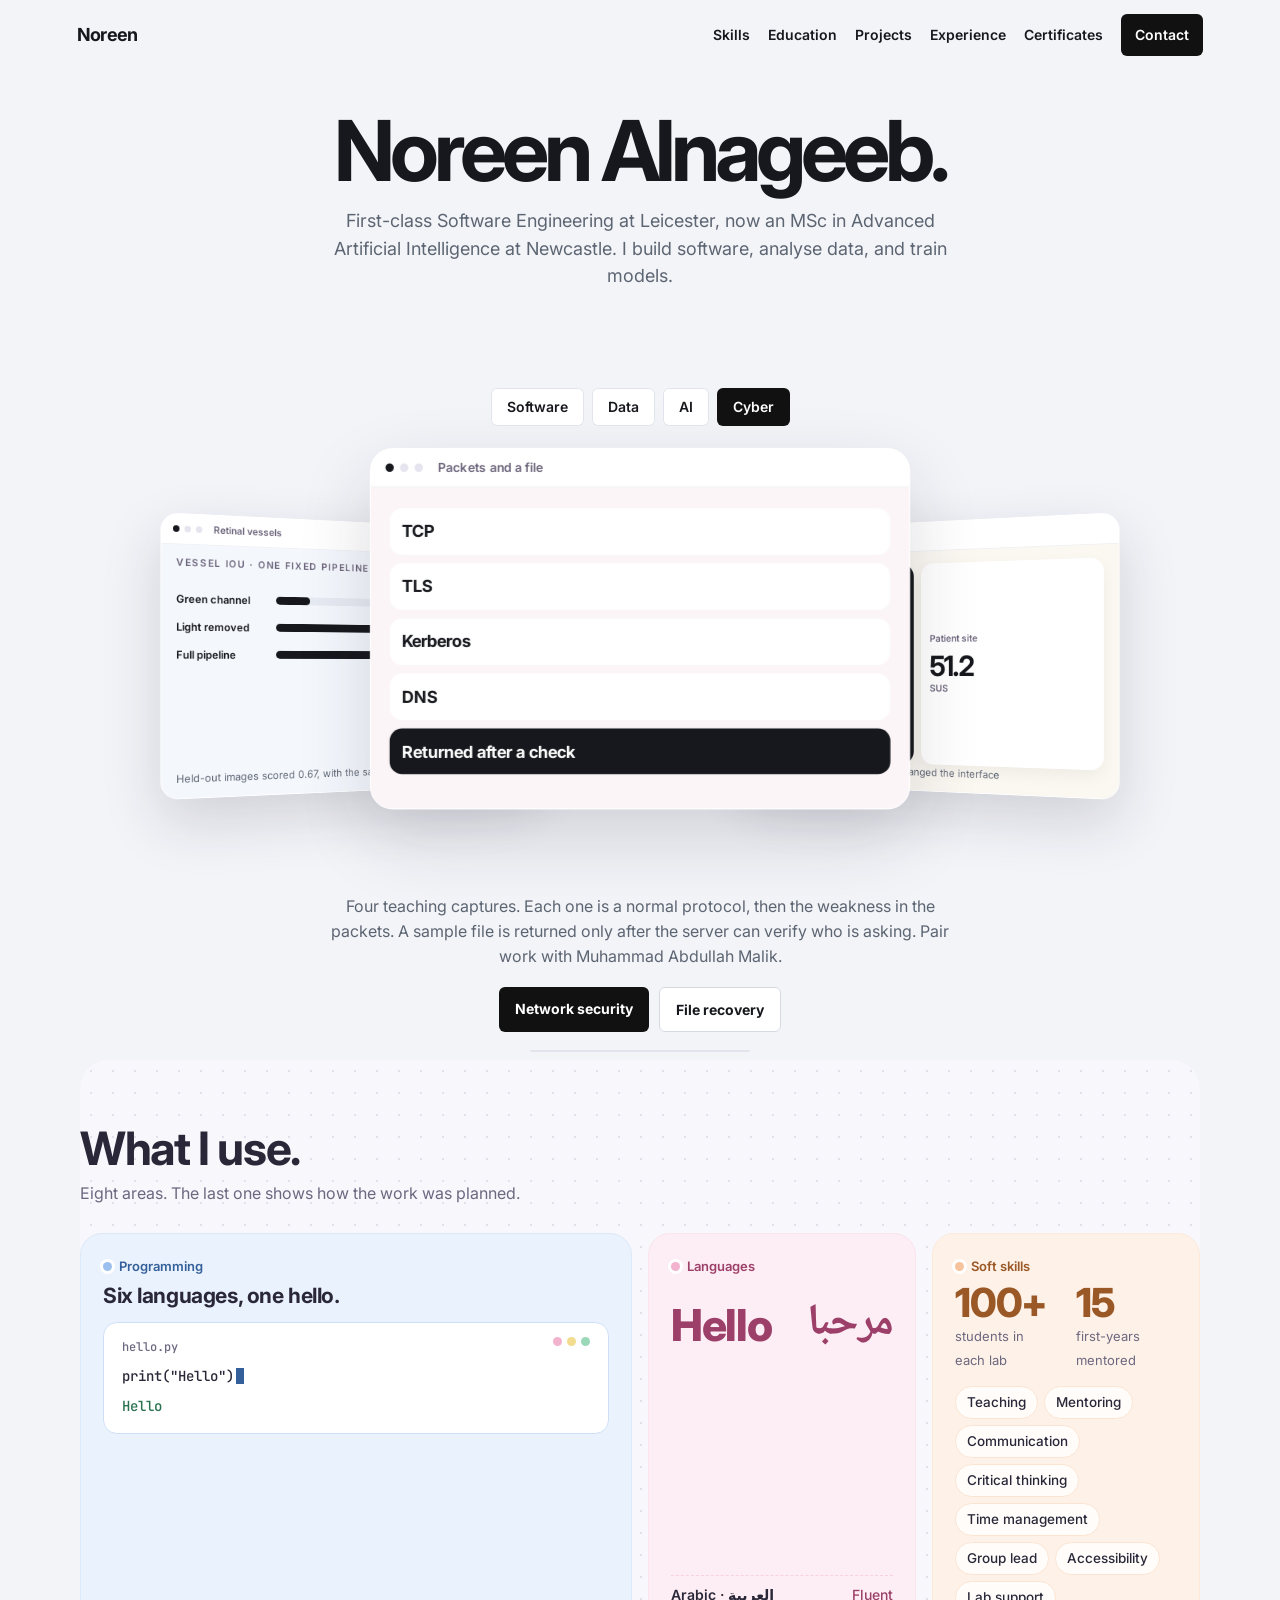
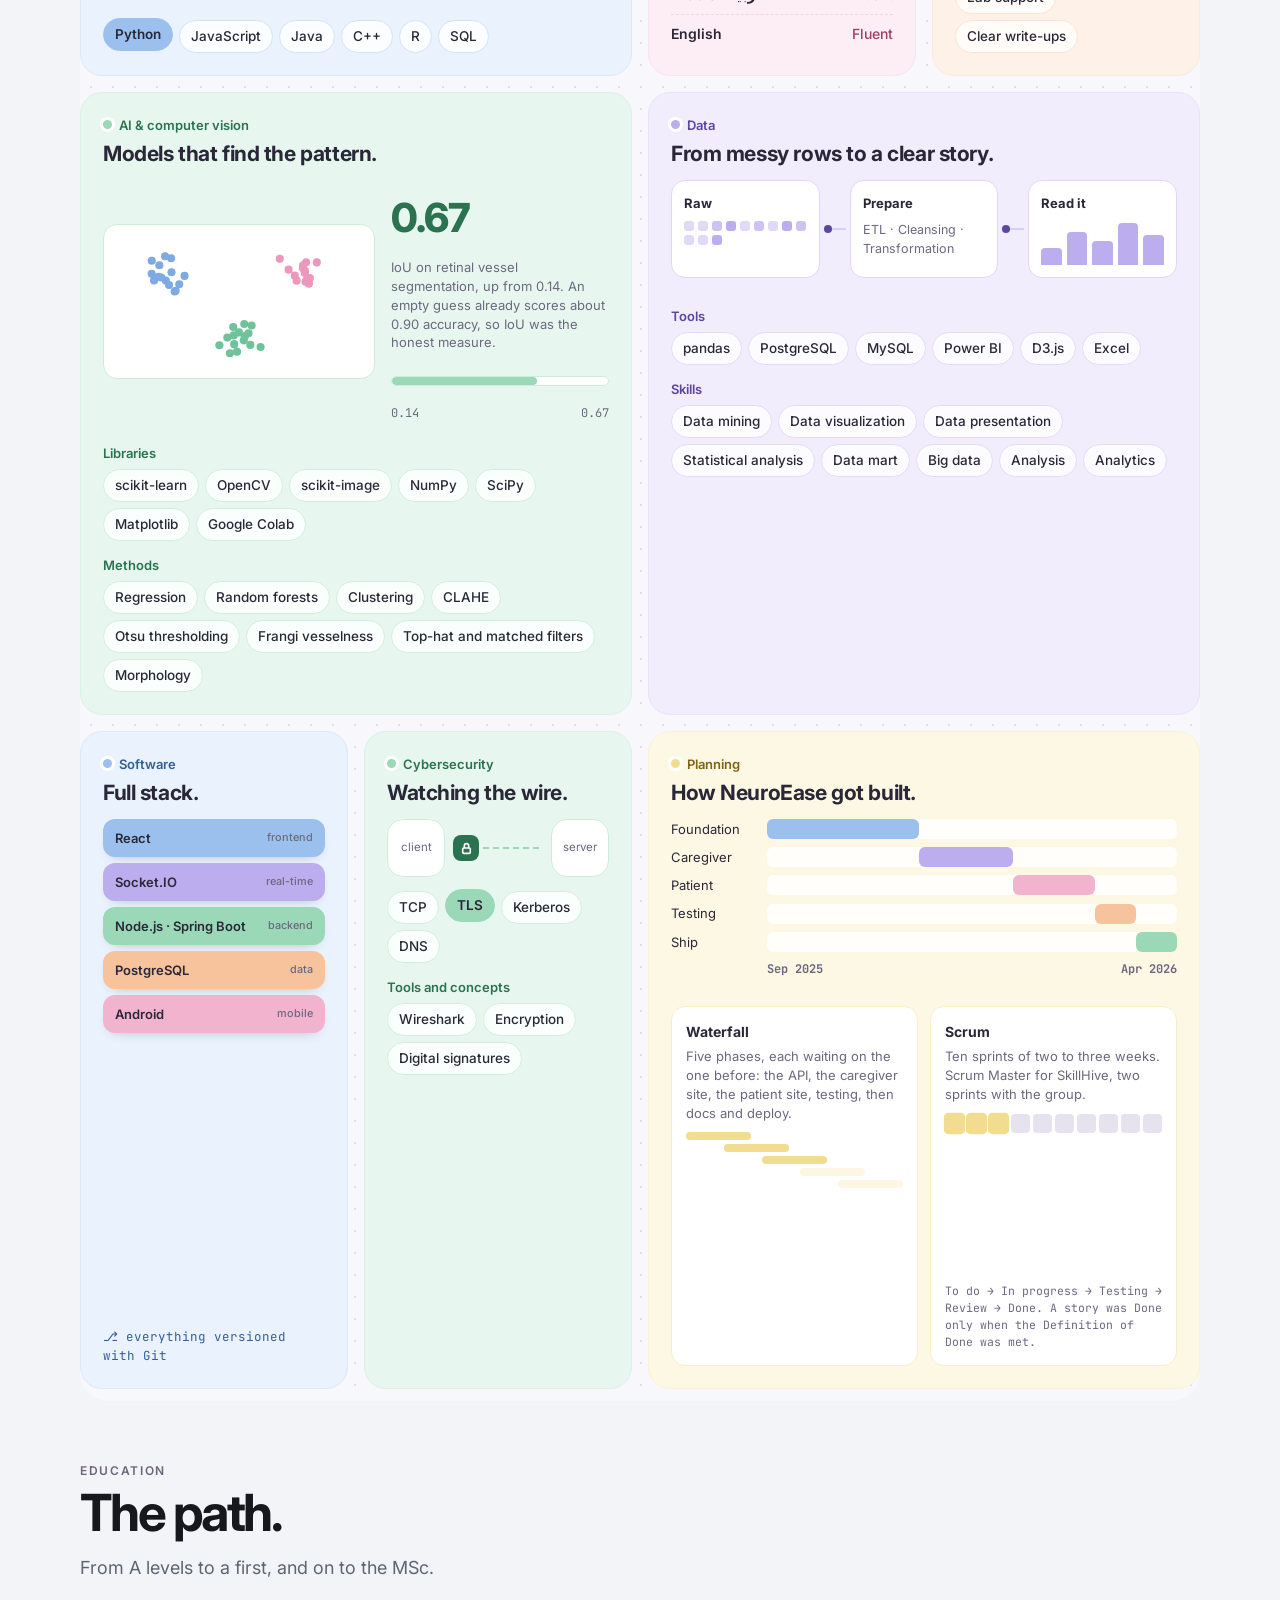
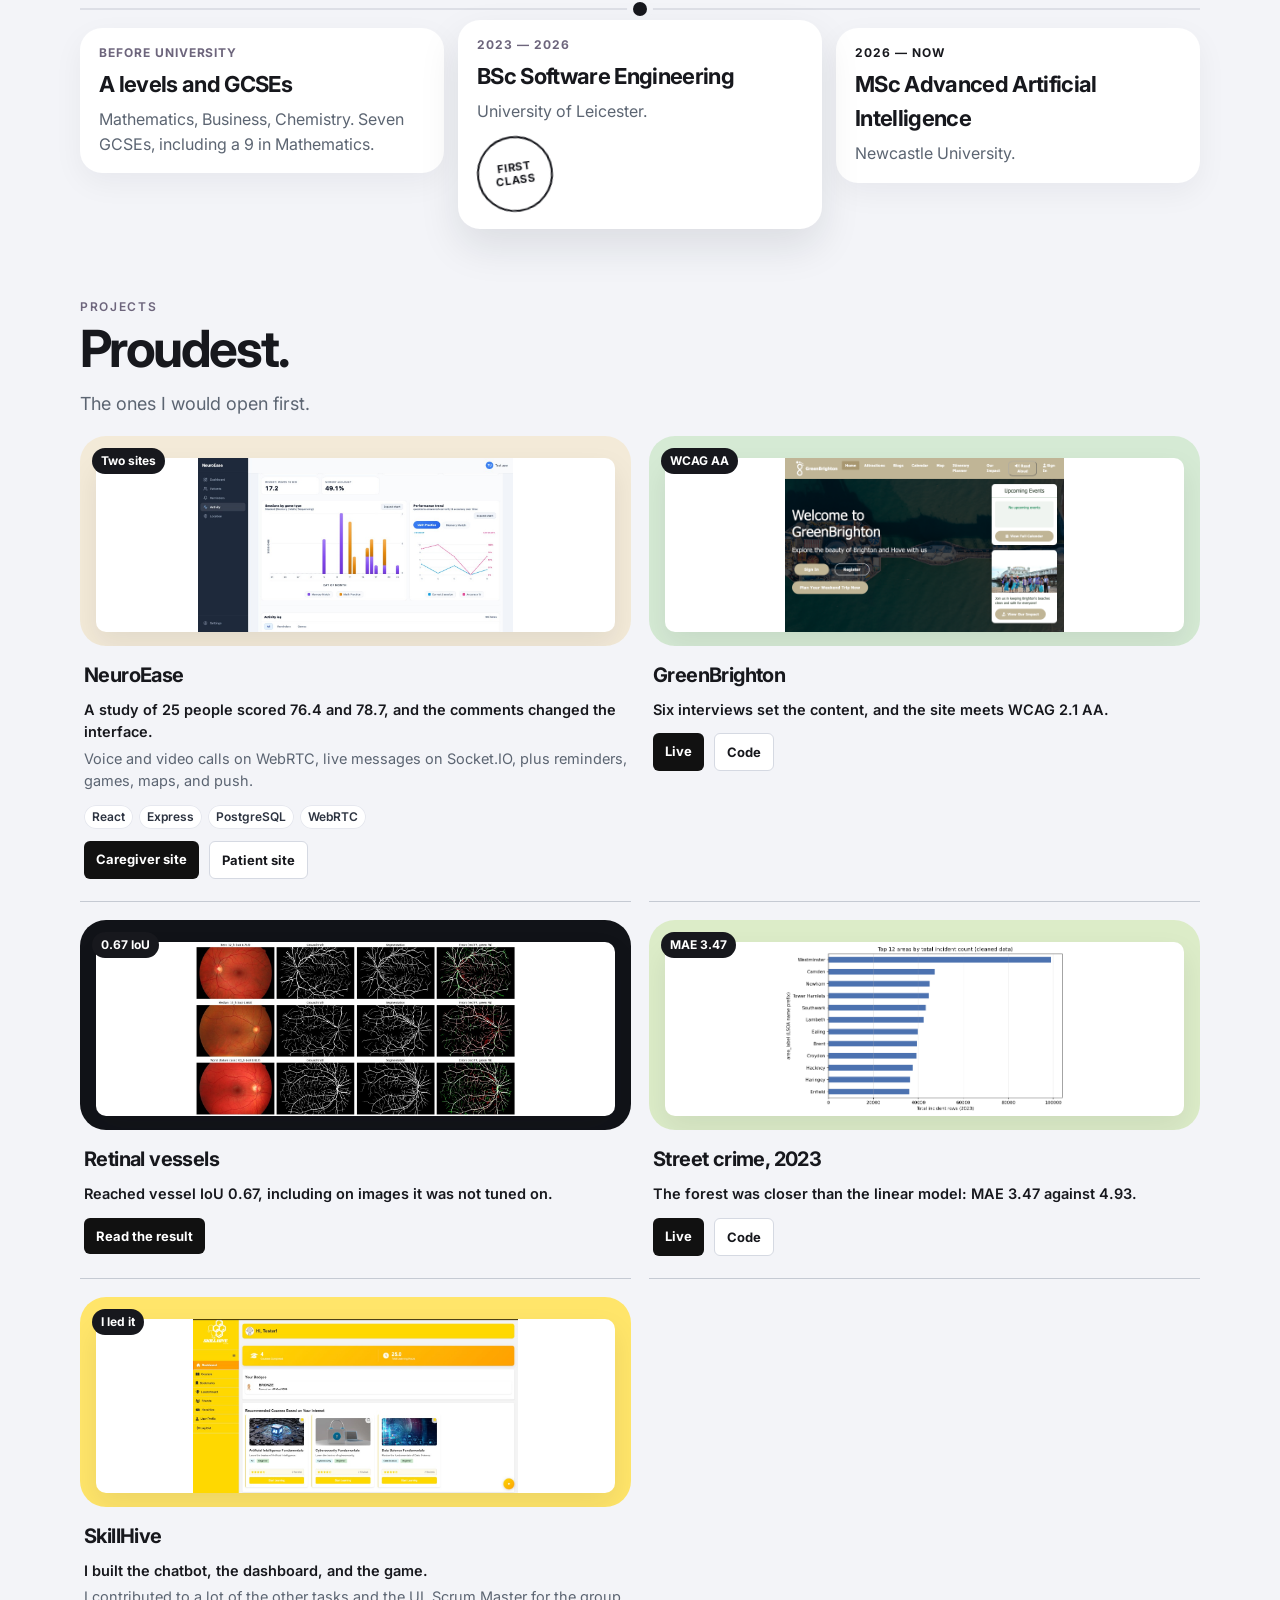
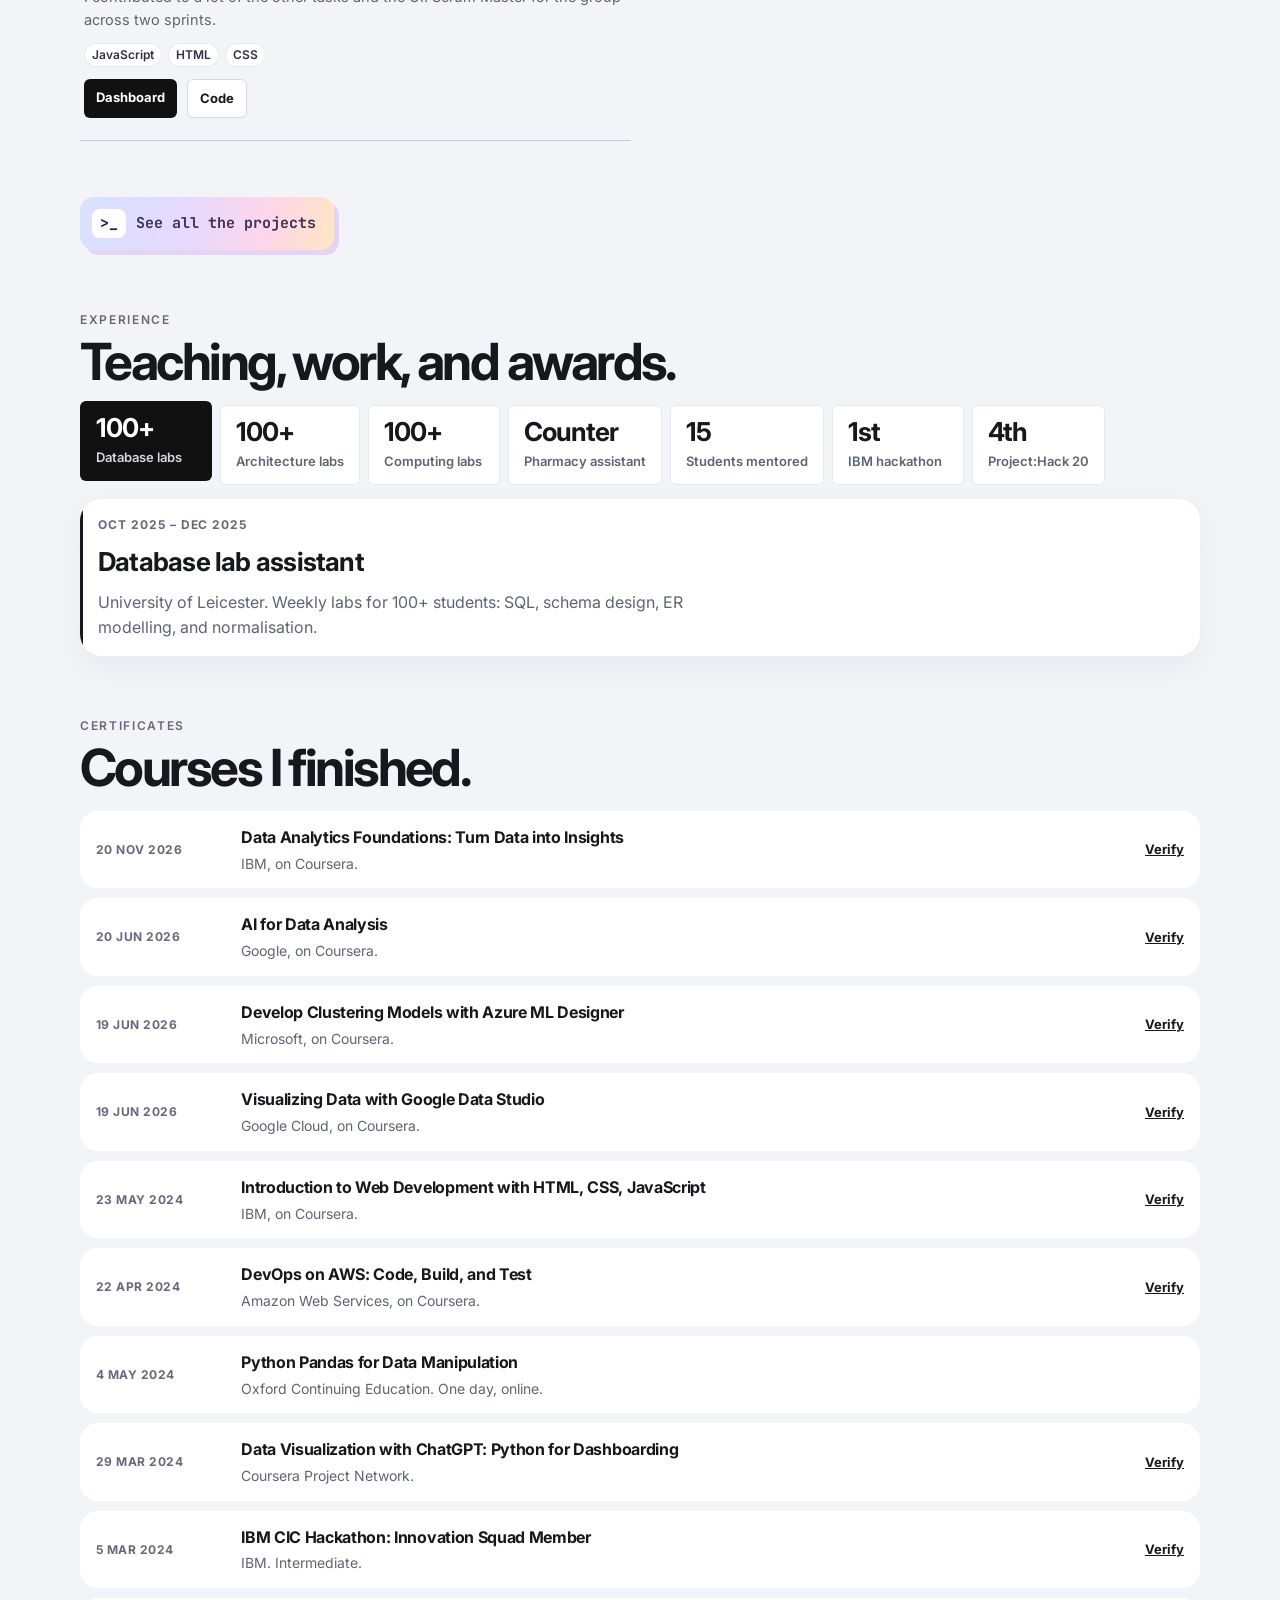
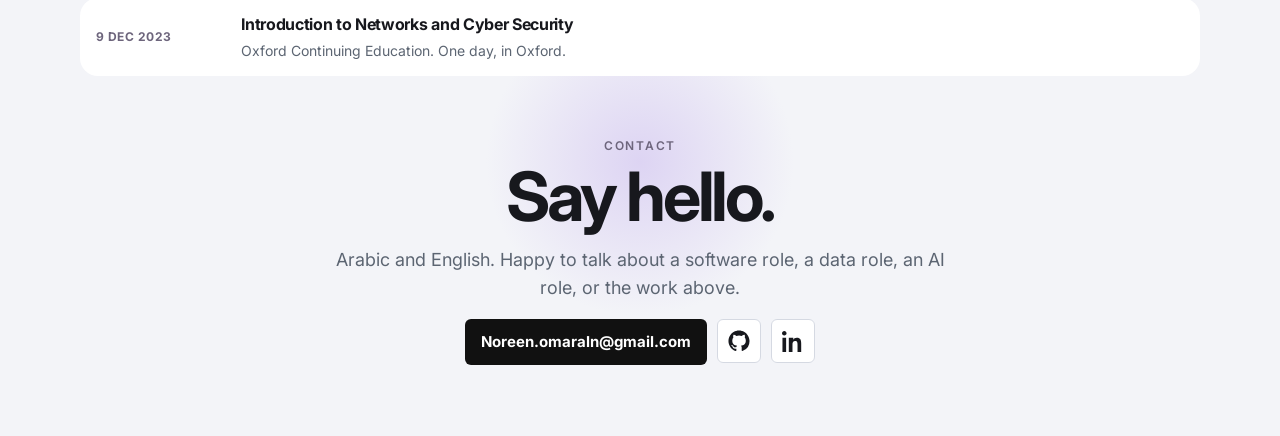
<file: index.html>
<!DOCTYPE html>
<html lang="en">
<head>
    <meta charset="UTF-8">
    <meta name="viewport" content="width=device-width, initial-scale=1.0">
    <title>Noreen Alnageeb</title>
    <meta name="description" content="Noreen Alnageeb. Software, data, and AI. MSc Advanced Artificial Intelligence at Newcastle. First-class Software Engineering at Leicester.">
    <link rel="preconnect" href="https://fonts.googleapis.com">
    <link rel="preconnect" href="https://fonts.gstatic.com" crossorigin>
    <link href="https://fonts.googleapis.com/css2?family=IBM+Plex+Mono:wght@500&family=Inter:wght@400;500;600;700;800&family=JetBrains+Mono:wght@400;600&family=Noto+Naskh+Arabic:wght@600&display=swap" rel="stylesheet">
    <link rel="stylesheet" href="style.css?v=32">
</head>
<body>
<nav>
    <a class="mark" href="#top">Noreen</a>
    <div class="nav-links">
        <a href="#skills">Skills</a>
        <a href="#education">Education</a>
        <a href="#work">Projects</a>
        <a href="#experience">Experience</a>
        <a href="#certificates">Certificates</a>
        <a class="nav-btn" href="#contact">Contact</a>
    </div>
</nav>
<main id="top">
    <header class="hero">
        <h1>Noreen Alnageeb.</h1>
        <p class="lede">First-class Software Engineering at Leicester, now an MSc in Advanced Artificial Intelligence at Newcastle. I build software, analyse data, and train models.</p>
    </header>

    <section class="studio" id="studio" data-theme="software" aria-label="Four kinds of work">
        <div class="prompts" role="tablist" aria-label="Choose a kind of work">
            <button type="button" role="tab" data-show="0" aria-selected="true">Software</button>
            <button type="button" role="tab" data-show="1" aria-selected="false">Data</button>
            <button type="button" role="tab" data-show="2" aria-selected="false">AI</button>
            <button type="button" role="tab" data-show="3" aria-selected="false">Cyber</button>
        </div>
        <div class="orbit" id="orbit">
            <article class="scene" data-scene="0" data-slot="0">
                <div class="window">
                    <div class="chrome"><i></i><i></i><i></i><span>NeuroEase</span></div>
                    <div class="screen warm">
                        <div class="duo">
                            <div class="pane">
                                <small>Caregiver site</small>
                                <strong data-count="76.4">76.4</strong>
                                <span>SUS</span>
                            </div>
                            <div class="pane">
                                <small>Patient site</small>
                                <strong data-count="78.7">78.7</strong>
                                <span>SUS</span>
                            </div>
                        </div>
                        <p class="foot">25 people · the written comments changed the interface</p>
                    </div>
                </div>
            </article>
            <article class="scene" data-scene="1" data-slot="1">
                <div class="window">
                    <div class="chrome"><i></i><i></i><i></i><span>Street crime · 2023</span></div>
                    <div class="screen mint">
                        <p class="mini-k">Test error · lower is closer</p>
                        <div class="cols">
                            <div class="col"><i style="--h:132px"></i><b>4.93</b><span>Linear</span></div>
                            <div class="col win"><i style="--h:92px"></i><b>3.47</b><span>Forest</span></div>
                        </div>
                        <p class="foot">R² 0.92 and 0.93 · about 1.1 million records</p>
                    </div>
                </div>
            </article>
            <article class="scene" data-scene="2" data-slot="2">
                <div class="window">
                    <div class="chrome"><i></i><i></i><i></i><span>Retinal vessels</span></div>
                    <div class="screen ice">
                        <p class="mini-k">Vessel IoU · one fixed pipeline</p>
                        <ul class="iou">
                            <li><span>Green channel</span><i style="--w:14%"></i><b>0.14</b></li>
                            <li><span>Light removed</span><i style="--w:54%"></i><b>0.54</b></li>
                            <li><span>Full pipeline</span><i style="--w:67%"></i><b>0.67</b></li>
                        </ul>
                        <p class="foot">Held-out images scored 0.67, with the same settings</p>
                    </div>
                </div>
            </article>
            <article class="scene" data-scene="3" data-slot="-1">
                <div class="window">
                    <div class="chrome"><i></i><i></i><i></i><span>Packets and a file</span></div>
                    <div class="screen blush">
                        <ol class="pkts">
                            <li style="--i:0">TCP</li>
                            <li style="--i:1">TLS</li>
                            <li style="--i:2">Kerberos</li>
                            <li style="--i:3">DNS</li>
                            <li class="ok" style="--i:4">Returned after a check</li>
                        </ol>
                    </div>
                </div>
            </article>
        </div>
        <div class="stage-copy">
            <p class="stage-line" id="stage-line">Built alone. The caregiver and the patient each have their own site, with WebRTC calls and live messages. A study with 25 people scored 76.4 and 78.7, and the written comments changed the interface.</p>
            <p class="stage-links" id="stage-links">
                <a class="btn" href="https://neuroease-dashboard.onrender.com/">Caregiver site</a>
                <a class="text-link" href="https://neuroease-patient.onrender.com/">Patient site</a>
            </p>
        </div>
        <div class="meter" aria-hidden="true"><i id="meter"></i></div>
    </section>

    <section id="skills" class="reveal">
        <div class="sk-head">
            <h2>What I use.</h2>
            <p>Eight areas. The last one shows how the work was planned.</p>
        </div>
        <div class="bento">
            <article class="tile s2 blue" style="--i:0">
                <div class="tag"><i></i>Programming</div>
                <h3>Six languages, one hello.</h3>
                <div class="term" aria-hidden="true">
                    <div class="meta"><span id="sk-fname">hello.py</span><b><i></i><i></i><i></i></b></div>
                    <div><span id="sk-type"></span><span class="caret"></span></div>
                    <div class="out" id="sk-out">Hello</div>
                </div>
                <ul class="chips push" id="sk-langs">
                    <li>Python</li><li>JavaScript</li><li>Java</li><li>C++</li><li>R</li><li>SQL</li>
                </ul>
            </article>
            <article class="tile pink" style="--i:1">
                <div class="tag"><i></i>Languages</div>
                <div class="hello" aria-hidden="true"><span lang="ar" dir="rtl">مرحبا</span><span>Hello</span></div>
                <div class="push">
                    <div class="lvl"><b>Arabic · العربية</b><span>Fluent</span></div>
                    <div class="lvl"><b>English</b><span>Fluent</span></div>
                </div>
            </article>
            <article class="tile peach" style="--i:2">
                <div class="tag"><i></i>Soft skills</div>
                <div class="nums">
                    <div><b data-count="100" data-suffix="+">0</b><span>students in each lab</span></div>
                    <div><b data-count="15">0</b><span>first-years mentored</span></div>
                </div>
                <ul class="chips push"><li>Teaching</li><li>Mentoring</li><li>Communication</li><li>Critical thinking</li><li>Time management</li><li>Group lead</li><li>Accessibility</li><li>Lab support</li><li>Clear write-ups</li></ul>
            </article>
            <article class="tile s2 mint" style="--i:3">
                <div class="tag"><i></i>AI &amp; computer vision</div>
                <h3>Models that find the pattern.</h3>
                <div class="ai-wrap">
                    <svg class="scatter" id="sk-scatter" viewBox="0 0 300 170" role="img" aria-label="Dots grouping into three clusters"></svg>
                    <div class="iou">
                        <b>0.67</b>
                        <p>IoU on retinal vessel segmentation, up from 0.14. An empty guess already scores about 0.90 accuracy, so IoU was the honest measure.</p>
                        <div class="meter"><i></i></div>
                        <div class="meter-l"><span>0.14</span><span>0.67</span></div>
                    </div>
                </div>
                <div class="sub">Libraries</div>
                <ul class="chips"><li>scikit-learn</li><li>OpenCV</li><li>scikit-image</li><li>NumPy</li><li>SciPy</li><li>Matplotlib</li><li>Google Colab</li></ul>
                <div class="sub">Methods</div>
                <ul class="chips"><li>Regression</li><li>Random forests</li><li>Clustering</li><li>CLAHE</li><li>Otsu thresholding</li><li>Frangi vesselness</li><li>Top-hat and matched filters</li><li>Morphology</li></ul>
            </article>
            <article class="tile s2 lav" style="--i:4">
                <div class="tag"><i></i>Data</div>
                <h3>From messy rows to a clear story.</h3>
                <div class="pipe">
                    <div class="stage"><b>Raw</b><div class="raw" aria-hidden="true"><i></i><i></i><i></i><i></i><i></i><i></i><i></i><i></i><i></i><i></i><i></i><i></i></div></div>
                    <div class="conn" aria-hidden="true"></div>
                    <div class="stage"><b>Prepare</b><small>ETL · Cleansing · Transformation</small></div>
                    <div class="conn b" aria-hidden="true"></div>
                    <div class="stage"><b>Read it</b><div class="bars" aria-hidden="true"><i style="--h:40%"></i><i style="--h:75%"></i><i style="--h:55%"></i><i style="--h:95%"></i><i style="--h:68%"></i></div></div>
                </div>
                <div class="sub">Tools</div>
                <ul class="chips"><li>pandas</li><li>PostgreSQL</li><li>MySQL</li><li>Power BI</li><li>D3.js</li><li>Excel</li></ul>
                <div class="sub">Skills</div>
                <ul class="chips"><li>Data mining</li><li>Data visualization</li><li>Data presentation</li><li>Statistical analysis</li><li>Data mart</li><li>Big data</li><li>Analysis</li><li>Analytics</li></ul>
            </article>
            <article class="tile blue" style="--i:5">
                <div class="tag"><i></i>Software</div>
                <h3>Full stack.</h3>
                <div class="stack">
                    <div class="layer" style="--n:0;--b:var(--blue)">React <small>frontend</small></div>
                    <div class="layer" style="--n:1;--b:var(--lav)">Socket.IO <small>real-time</small></div>
                    <div class="layer" style="--n:2;--b:var(--mint)">Node.js · Spring Boot <small>backend</small></div>
                    <div class="layer" style="--n:3;--b:var(--peach)">PostgreSQL <small>data</small></div>
                    <div class="layer" style="--n:4;--b:var(--pink)">Android <small>mobile</small></div>
                </div>
                <div class="git push">⎇ everything versioned with Git</div>
            </article>
            <article class="tile mint" style="--i:6">
                <div class="tag"><i></i>Cybersecurity</div>
                <h3>Watching the wire.</h3>
                <div class="net" aria-hidden="true">
                    <div class="node">client</div>
                    <div class="wire"><div class="pkt"><svg viewBox="0 0 24 24" fill="none" stroke="#fff" stroke-width="3"><rect x="5" y="11" width="14" height="10" rx="2"/><path d="M8 11V7a4 4 0 0 1 8 0v4"/></svg></div></div>
                    <div class="node">server</div>
                </div>
                <ul class="chips" id="sk-proto"><li>TCP</li><li>TLS</li><li>Kerberos</li><li>DNS</li></ul>
                <div class="sub">Tools and concepts</div>
                <ul class="chips"><li>Wireshark</li><li>Encryption</li><li>Digital signatures</li></ul>
            </article>
            <article class="tile s2 butter" style="--i:7">
                <div class="tag"><i></i>Planning</div>
                <h3>How NeuroEase got built.</h3>
                <div class="gantt">
                    <span>Foundation</span><div class="track"><i style="--l:0%;--w:37%;--c:var(--blue)"></i></div>
                    <span>Caregiver</span><div class="track"><i style="--l:37%;--w:23%;--c:var(--lav);transition-delay:.15s"></i></div>
                    <span>Patient</span><div class="track"><i style="--l:60%;--w:20%;--c:var(--pink);transition-delay:.3s"></i></div>
                    <span>Testing</span><div class="track"><i style="--l:80%;--w:10%;--c:var(--peach);transition-delay:.45s"></i></div>
                    <span>Ship</span><div class="track"><i style="--l:90%;--w:10%;--c:var(--mint);transition-delay:.6s"></i></div>
                    <div class="axis"><span>Sep 2025</span><span>Apr 2026</span></div>
                </div>
                <div class="minis push">
                    <div class="mini">
                        <b>Waterfall</b>
                        <p>Five phases, each waiting on the one before: the API, the caregiver site, the patient site, testing, then docs and deploy.</p>
                        <div class="falls" id="sk-falls"><i style="--n:0"></i><i style="--n:1"></i><i style="--n:2"></i><i style="--n:3"></i><i style="--n:4"></i></div>
                    </div>
                    <div class="mini">
                        <b>Scrum</b>
                        <p>Ten sprints of two to three weeks. Scrum Master for SkillHive, two sprints with the group.</p>
                        <div class="sprints" id="sk-sprints"><i></i><i></i><i></i><i></i><i></i><i></i><i></i><i></i><i></i><i></i></div>
                        <div class="cols">To do → In progress → Testing → Review → Done. A story was Done only when the Definition of Done was met.</div>
                    </div>
                </div>
            </article>
        </div>
    </section>

    <section id="education" class="reveal">
        <p class="kicker">Education</p>
        <h2>The path.</h2>
        <p class="lede">From A levels to a first, and on to the MSc.</p>
        <div class="rail">
            <div class="rail-line" aria-hidden="true"><i class="bead"></i></div>
            <div class="stops" role="tablist" aria-label="Education">
                <button type="button" class="stop" role="tab" data-edu="0" aria-selected="false">
                    <p class="year">Before university</p>
                    <h3>A levels and GCSEs</h3>
                    <p>Mathematics, Business, Chemistry. Seven GCSEs, including a 9 in Mathematics.</p>
                </button>
                <button type="button" class="stop" role="tab" data-edu="1" aria-selected="false">
                    <p class="year">2023 — 2026</p>
                    <h3>BSc Software Engineering</h3>
                    <p>University of Leicester.</p>
                    <span class="stamp">First<br>class</span>
                </button>
                <button type="button" class="stop now is-on" role="tab" data-edu="2" aria-selected="true">
                    <p class="year">2026 — now</p>
                    <h3>MSc Advanced Artificial Intelligence</h3>
                    <p>Newcastle University.</p>
                </button>
            </div>
        </div>
    </section>

    <section id="work" class="reveal">
        <p class="kicker">Projects</p>
        <h2>Proudest.</h2>
        <p class="lede">The ones I would open first.</p>
        <div class="proud">
            <article class="pcard">
                <a class="pmedia fit" style="--mat:#f3ead8" href="https://neuroease-dashboard.onrender.com/" aria-label="NeuroEase"><span class="flag">Two sites</span><img src="images/neuroease.jpg" alt="NeuroEase caregiver activity page, with memory and math sessions."></a>
                <div class="pbody">
                    <h3><a href="https://neuroease-dashboard.onrender.com/">NeuroEase</a></h3>
                    <p class="got">A study of 25 people scored 76.4 and 78.7, and the comments changed the interface.</p>
                    <p class="did">Voice and video calls on WebRTC, live messages on Socket.IO, plus reminders, games, maps, and push.</p>
                    <ul class="boxes"><li>React</li><li>Express</li><li>PostgreSQL</li><li>WebRTC</li></ul>
                    <p class="links mini"><a href="https://neuroease-dashboard.onrender.com/">Caregiver site</a><a class="ghost" href="https://neuroease-patient.onrender.com/">Patient site</a></p>
                </div>
            </article>
            <article class="pcard">
                <a class="pmedia fit" style="--mat:#d5ead4" href="https://nno3.github.io/BrightonGreen/"><span class="flag">WCAG AA</span><img src="images/greenbrighton.png" alt="GreenBrighton homepage."></a>
                <div class="pbody">
                    <h3><a href="https://nno3.github.io/BrightonGreen/">GreenBrighton</a></h3>
                    <p class="got">Six interviews set the content, and the site meets WCAG 2.1 AA.</p>
                    <p class="links mini"><a href="https://nno3.github.io/BrightonGreen/">Live</a><a class="ghost" href="https://github.com/nno3/BrightonGreen">Code</a></p>
                </div>
            </article>
            <article class="pcard">
                <a class="pmedia fit" style="--mat:#111318" href="retina.html" aria-label="Retinal vessels"><span class="flag">0.67 IoU</span><img src="images/retina.jpg" alt="Best, median, and worst retinal vessel results, beside the ground truth and the errors."></a>
                <div class="pbody">
                    <h3><a href="retina.html">Retinal vessels</a></h3>
                    <p class="got">Reached vessel IoU 0.67, including on images it was not tuned on.</p>
                    <p class="links mini"><a href="retina.html">Read the result</a></p>
                </div>
            </article>
            <article class="pcard">
                <a class="pmedia fit" style="--mat:#dcecc8" href="https://nno3.github.io/street-crime/"><span class="flag">MAE 3.47</span><img src="images/crime.png" alt="Bar chart of London areas with the most street incidents in 2023."></a>
                <div class="pbody">
                    <h3><a href="https://nno3.github.io/street-crime/">Street crime, 2023</a></h3>
                    <p class="got">The forest was closer than the linear model: MAE 3.47 against 4.93.</p>
                    <p class="links mini"><a href="https://nno3.github.io/street-crime/">Live</a><a class="ghost" href="https://github.com/nno3/street-crime">Code</a></p>
                </div>
            </article>
            <article class="pcard">
                <a class="pmedia fit" style="--mat:#ffe56a" href="https://nno3.github.io/skills-hive/dashboard/" aria-label="SkillHive"><span class="flag">I led it</span><img src="images/skillshive.jpg" alt="SkillHive dashboard with courses completed, learning hours, a bronze badge, and recommended courses."></a>
                <div class="pbody">
                    <h3><a href="https://nno3.github.io/skills-hive/dashboard/">SkillHive</a></h3>
                    <p class="got">I built the chatbot, the dashboard, and the game.</p>
                    <p class="did">I contributed to a lot of the other tasks and the UI. Scrum Master for the group across two sprints.</p>
                    <ul class="boxes"><li>JavaScript</li><li>HTML</li><li>CSS</li></ul>
                    <p class="links mini"><a href="https://nno3.github.io/skills-hive/dashboard/">Dashboard</a><a class="ghost" href="https://github.com/nno3/skills-hive">Code</a></p>
                </div>
            </article>
        </div>
        <button type="button" class="see-all" id="see-all" aria-expanded="false" aria-controls="rest"><span class="see-prompt" aria-hidden="true">&gt;_</span><span class="see-label">See all the projects</span></button>
        <div class="rest" id="rest" hidden>
        <div class="work-head">
            <div>
                <p class="kicker">Everything else</p>
                <h2>All the projects.</h2>
            </div>
            <div class="filters" role="tablist" aria-label="Filter projects">
                <button type="button" data-filter="all" aria-selected="true">All</button>
                <button type="button" data-filter="data" aria-selected="false">Data</button>
                <button type="button" data-filter="ai" aria-selected="false">AI</button>
                <button type="button" data-filter="software" aria-selected="false">Software</button>
                <button type="button" data-filter="cyber" aria-selected="false">Cyber</button>
                <button type="button" data-filter="site" aria-selected="false">Sites</button>
            </div>
        </div>
        <div class="grid" id="grid">
            <article class="pcard" data-kind="ai">
                <a class="pmedia fit" style="--mat:#111318" href="retina.html" aria-label="Retinal vessel result"><span class="flag">0.67 IoU</span><img src="images/retina.jpg" alt="Best, median, and worst retinal vessel results, beside the ground truth and the errors."></a>
                <div class="pbody">
                    <h3><a href="retina.html">Retinal vessels</a></h3>
                    <p class="got">Reached vessel IoU 0.67, including on images it was not tuned on.</p>
                    <p class="did">Uneven light was hiding the vessels. Removing it lifted vessel IoU from 0.14 to 0.54. One fixed pipeline then reached 0.67, including on images it was not tuned on.</p>
                    <ul class="boxes"><li>Python</li><li>scikit-image</li><li>OpenCV</li><li>NumPy</li></ul>
                    <p class="links mini"><a href="retina.html">Read the result</a></p>
                </div>
            </article>
            <article class="pcard" data-kind="data">
                <a class="pmedia fit" style="--mat:#dcecc8" href="https://nno3.github.io/street-crime/"><span class="flag">MAE 3.47</span><img src="images/crime.png" alt="Bar chart of London areas with the most street incidents in 2023."></a>
                <div class="pbody">
                    <h3><a href="https://nno3.github.io/street-crime/">Street crime, 2023</a></h3>
                    <p class="got">The forest was closer than the linear model: MAE 3.47 against 4.93.</p>
                    <p class="did">Cleaned about 1.1 million Metropolitan Police records and compared two models. The forest reached MAE 3.47 and R² 0.93, against 4.93 and 0.92 for linear regression, then grouped areas into five profiles.</p>
                    <ul class="boxes"><li>Python</li><li>pandas</li><li>scikit-learn</li></ul>
                    <p class="links mini"><a href="https://nno3.github.io/street-crime/">Live</a><a class="ghost" href="https://github.com/nno3/street-crime">Code</a></p>
                </div>
            </article>
            <article class="pcard" data-kind="data">
                <a class="pmedia fit" style="--mat:#d9e4f5" href="https://nno3.github.io/disease-spread/"><span class="flag">13% lower</span><img src="images/disease.png" alt="Disease spread dashboard for scenario 245."></a>
                <div class="pbody">
                    <h3><a href="https://nno3.github.io/disease-spread/">Disease spread</a></h3>
                    <p class="got">The second scenario’s predicted total was about 13% lower.</p>
                    <p class="did">Split a simulated outbreak into severity, agreement across four runs, and a second scenario. That scenario’s predicted total was about 13% lower.</p>
                    <ul class="boxes"><li>Power BI</li><li>Maps</li></ul>
                    <p class="links mini"><a href="https://nno3.github.io/disease-spread/">Live</a><a class="ghost" href="https://github.com/nno3/disease-spread">Code</a></p>
                </div>
            </article>
            <article class="pcard" data-kind="software">
                <a class="pmedia fit" style="--mat:#f3ead8" href="https://neuroease-dashboard.onrender.com/" aria-label="NeuroEase"><span class="flag">Two sites</span><img src="images/neuroease.jpg" alt="NeuroEase caregiver activity page, with memory and math sessions."></a>
                <div class="pbody">
                    <h3><a href="https://neuroease-dashboard.onrender.com/">NeuroEase</a></h3>
                    <p class="got">A study of 25 people scored 76.4 and 78.7, and the comments changed the interface.</p>
                    <p class="did">Built alone. Two React sites, an Express API, and PostgreSQL. Socket.IO carries the live messages, and WebRTC carries the voice and video calls. Reminders, games, safe-zone maps, and push sit on the same API.</p>
                    <ul class="boxes"><li>React</li><li>Express</li><li>PostgreSQL</li><li>Socket.IO</li><li>WebRTC</li></ul>
                    <p class="links mini"><a href="https://neuroease-dashboard.onrender.com/">Caregiver site</a><a class="ghost" href="https://neuroease-patient.onrender.com/">Patient site</a></p>
                </div>
            </article>
            <article class="pcard" data-kind="ai">
                <a class="pmedia" style="--mat:#e7f4f1" href="boardroom/index.html" aria-label="Boardroom"><span class="flag">4 agents</span><span class="paper" aria-hidden="true"><b>Plan</b><small>CEO, marketing, finance, engineering</small></span></a>
                <div class="pbody">
                    <h3><a href="boardroom/index.html">Boardroom</a></h3>
                    <p class="got">Four agents hand the idea along, and the CEO writes one business plan.</p>
                    <p class="did">A founder describes an idea. The CEO, marketing, finance, and engineering each see the notes so far. Without a key, the same handoff still runs as a scripted demo.</p>
                    <ul class="boxes"><li>React</li><li>Node.js</li><li>Express</li></ul>
                    <p class="links mini"><a href="boardroom/index.html">Live demo</a><a class="ghost" href="https://github.com/nno3/boardroom">Code</a></p>
                </div>
            </article>
            <article class="pcard" data-kind="site">
                <a class="pmedia" style="--mat:#d5ead4" href="https://nno3.github.io/BrightonGreen/"><span class="flag">WCAG AA</span><img src="images/greenbrighton.png" alt="GreenBrighton homepage."></a>
                <div class="pbody">
                    <h3><a href="https://nno3.github.io/BrightonGreen/">GreenBrighton</a></h3>
                    <p class="got">Six interviews set the content, and the site meets WCAG 2.1 AA.</p>
                    <p class="did">Six interviews decided what people needed to know. The site explains eco-friendly places in Brighton and is built to WCAG 2.1 AA.</p>
                    <ul class="boxes"><li>D3.js</li><li>JavaScript</li><li>Accessibility</li></ul>
                    <p class="links mini"><a href="https://nno3.github.io/BrightonGreen/">Live</a><a class="ghost" href="https://github.com/nno3/BrightonGreen">Code</a></p>
                </div>
            </article>
            <article class="pcard" data-kind="cyber">
                <a class="pmedia fit" style="--mat:#e4dff5" href="https://nno3.github.io/network-security/"><span class="flag">4 captures</span><img src="images/network.png" alt="Network security page on the TCP tab."></a>
                <div class="pbody">
                    <h3><a href="https://nno3.github.io/network-security/">Network security</a></h3>
                    <p class="got">Each capture shows a normal protocol, then the weakness in the packets.</p>
                    <p class="did">Four teaching captures. Each one is a normal protocol, then the weakness in the packets. Pair work with Muhammad Abdullah Malik.</p>
                    <ul class="boxes"><li>Wireshark</li><li>TCP</li><li>TLS</li><li>DNS</li></ul>
                    <p class="links mini"><a href="https://nno3.github.io/network-security/">Live</a><a class="ghost" href="https://github.com/nno3/network-security">Code</a></p>
                </div>
            </article>
            <article class="pcard" data-kind="cyber">
                <a class="pmedia" style="--mat:#f6dfe8" href="https://nno3.github.io/file-recovery/" aria-label="File recovery"><span class="flag">Verified</span><span class="paper" aria-hidden="true"><b>Check</b><small>then the file is returned</small></span></a>
                <div class="pbody">
                    <h3><a href="https://nno3.github.io/file-recovery/">File recovery</a></h3>
                    <p class="got">The sample file is returned only after the server can verify who is asking.</p>
                    <p class="did">One sample file is returned only after the server can verify who is asking. Pair work with Muhammad Abdullah Malik.</p>
                    <ul class="boxes"><li>Java</li><li>Encryption</li><li>Signatures</li></ul>
                    <p class="links mini"><a href="https://nno3.github.io/file-recovery/">Live</a><a class="ghost" href="https://github.com/nno3/file-recovery">Code</a></p>
                </div>
            </article>
            <article class="pcard" data-kind="software">
                <a class="pmedia fit" style="--mat:#ffe56a" href="https://nno3.github.io/skills-hive/dashboard/" aria-label="SkillHive"><span class="flag">I led it</span><img src="images/skillshive.jpg" alt="SkillHive dashboard with courses completed, learning hours, a bronze badge, and recommended courses."></a>
                <div class="pbody">
                    <h3><a href="https://nno3.github.io/skills-hive/dashboard/">SkillHive</a></h3>
                    <p class="got">I built the chatbot, the dashboard, and the game.</p>
                    <p class="did">I contributed to a lot of the other tasks and the UI. Scrum Master for the group across two sprints.</p>
                    <ul class="boxes"><li>JavaScript</li><li>HTML</li><li>CSS</li></ul>
                    <p class="links mini"><a href="https://nno3.github.io/skills-hive/dashboard/">Dashboard</a><a class="ghost" href="https://github.com/nno3/skills-hive">Code</a></p>
                </div>
            </article>
            <article class="pcard" data-kind="software">
                <a class="pmedia" style="--mat:#f3efc0" href="https://nno3.github.io/skills-hive/hexahive/" aria-label="HexaHive"><span class="flag">Puzzle</span><span class="paper" aria-hidden="true"><b>Hex</b><small>clear a full row</small></span></a>
                <div class="pbody">
                    <h3><a href="https://nno3.github.io/skills-hive/hexahive/">HexaHive</a></h3>
                    <p class="got">The hexagonal puzzle I built for SkillHive, the group project I led.</p>
                    <p class="did">Arrange the pieces and clear a full row.</p>
                    <ul class="boxes"><li>JavaScript</li><li>HTML</li><li>CSS</li></ul>
                    <p class="links mini"><a href="https://nno3.github.io/skills-hive/hexahive/">Live</a><a class="ghost" href="https://github.com/nno3/skills-hive">Code</a></p>
                </div>
            </article>
            <article class="pcard" data-kind="software">
                <a class="pmedia fit" style="--mat:#e7eef8" href="https://nno3.github.io/clinic-api/"><img src="images/clinic.png" alt="Clinic page with tabs."></a>
                <div class="pbody">
                    <h3><a href="https://nno3.github.io/clinic-api/">Clinic</a></h3>
                    <p class="got">Doctors, patients, appointments, and records, in one shared API.</p>
                    <p class="did">Doctors, patients, appointments, and records, shared equally with Ajan Mudey and Aisha Tasneem Muhammad.</p>
                    <ul class="boxes"><li>Java</li><li>Spring Boot</li><li>REST</li></ul>
                    <p class="links mini"><a href="https://nno3.github.io/clinic-api/">Live</a><a class="ghost" href="https://github.com/nno3/clinic-api">Code</a></p>
                </div>
            </article>
            <article class="pcard" data-kind="software">
                <a class="pmedia fit" style="--mat:#e5f0e4" href="https://nno3.github.io/course-manager/"><img src="images/course.png" alt="Course manager showing two courses."></a>
                <div class="pbody">
                    <h3><a href="https://nno3.github.io/course-manager/">Course manager</a></h3>
                    <p class="got">The same enrolment screens run in the browser.</p>
                    <p class="did">Courses and the students enrolled on them, with the same screens in the browser. A trio project.</p>
                    <ul class="boxes"><li>Android</li><li>Java</li></ul>
                    <p class="links mini"><a href="https://nno3.github.io/course-manager/">Live</a><a class="ghost" href="https://github.com/nno3/course-manager">Code</a></p>
                </div>
            </article>
            <article class="pcard" data-kind="data">
                <a class="pmedia" style="--mat:#fde7c7" href="https://nno3.github.io/construction-thermometer/"><span class="flag">4th place</span><img src="images/thermometer.png" alt="Construction thermometer showing Residential at 20 degrees."></a>
                <div class="pbody">
                    <h3><a href="https://nno3.github.io/construction-thermometer/">Construction thermometer</a></h3>
                    <p class="got">Fourth place at Project:Hack 20, built alone.</p>
                    <p class="did">Seven construction sectors, read from public headlines. Built alone. Fourth place at Project:Hack 20.</p>
                    <ul class="boxes"><li>HTML</li><li>CSS</li><li>JavaScript</li></ul>
                    <p class="links mini"><a href="https://nno3.github.io/construction-thermometer/">Live</a><a class="ghost" href="https://github.com/nno3/construction-thermometer">Code</a></p>
                </div>
            </article>
            <article class="pcard" data-kind="data">
                <a class="pmedia" style="--mat:#d7ebe3" href="https://nno3.github.io/co2-emissions/" aria-label="CO₂ emissions"><span class="paper" aria-hidden="true"><b>2002</b><small>emissions map, and Japan</small></span></a>
                <div class="pbody">
                    <h3><a href="https://nno3.github.io/co2-emissions/">CO₂ emissions</a></h3>
                    <p class="got">Mapped 2002 emissions, and set Japan’s population against its emissions.</p>
                    <p class="did">A 2002 emissions map, and Japan’s population against emissions. With Muhammad Abdullah Malik.</p>
                    <ul class="boxes"><li>D3.js</li><li>Maps</li></ul>
                    <p class="links mini"><a href="https://nno3.github.io/co2-emissions/">Live</a><a class="ghost" href="https://github.com/nno3/co2-emissions">Code</a></p>
                </div>
            </article>
            <article class="pcard" data-kind="software">
                <a class="pmedia" style="--mat:#e6e9f8" href="https://nno3.github.io/university-database/" aria-label="University database"><span class="paper" aria-hidden="true"><b>SQL</b><small>departments, staff, students, courses</small></span></a>
                <div class="pbody">
                    <h3><a href="https://nno3.github.io/university-database/">University database</a></h3>
                    <p class="got">One schema for departments, staff, students, and courses.</p>
                    <p class="did">Departments, staff, students, and courses. With Ajan Mudey and Aisha Tasneem Muhammad.</p>
                    <ul class="boxes"><li>SQL</li><li>MySQL</li></ul>
                    <p class="links mini"><a href="https://nno3.github.io/university-database/">Live</a><a class="ghost" href="https://github.com/nno3/university-database">Code</a></p>
                </div>
            </article>
            <article class="pcard" data-kind="software">
                <a class="pmedia" style="--mat:#f3ece3" href="https://nno3.github.io/project-allocation/" aria-label="Project allocation"><span class="paper" aria-hidden="true"><b>C++</b><small>the same steps, in the browser</small></span></a>
                <div class="pbody">
                    <h3><a href="https://nno3.github.io/project-allocation/">Project allocation</a></h3>
                    <p class="got">The page follows the same allocation steps as the C++ program.</p>
                    <p class="did">Change the choices, then allocate, using the same steps as the C++ program. With Ayan Muday.</p>
                    <ul class="boxes"><li>C++</li></ul>
                    <p class="links mini"><a href="https://nno3.github.io/project-allocation/">Live</a><a class="ghost" href="https://github.com/nno3/project-allocation">Code</a></p>
                </div>
            </article>
            <article class="pcard" data-kind="ai">
                <a class="pmedia" style="--mat:#e4eaf6" href="https://nno3.github.io/face-detector/" aria-label="Face detector"><span class="paper" aria-hidden="true"><b>Cascade</b><small>a photo, or the webcam</small></span></a>
                <div class="pbody">
                    <h3><a href="https://nno3.github.io/face-detector/">Face detector</a></h3>
                    <p class="got">The same frontal-face cascade works on a photo or the webcam.</p>
                    <p class="did">The same frontal-face cascade on a photo or the webcam.</p>
                    <ul class="boxes"><li>C++</li><li>OpenCV</li></ul>
                    <p class="links mini"><a href="https://nno3.github.io/face-detector/">Live</a><a class="ghost" href="https://github.com/nno3/face-detector">Code</a></p>
                </div>
            </article>
            <article class="pcard" data-kind="software">
                <a class="pmedia" style="--mat:#f3ece3" href="https://nno3.github.io/file-system/" aria-label="File system"><span class="paper" aria-hidden="true"><b>mkdir</b><small>folders kept in memory</small></span></a>
                <div class="pbody">
                    <h3><a href="https://nno3.github.io/file-system/">File system</a></h3>
                    <p class="got">The page runs the same in-memory folder commands.</p>
                    <p class="did">Folders and files kept in memory. The page runs the same commands.</p>
                    <ul class="boxes"><li>C++</li></ul>
                    <p class="links mini"><a href="https://nno3.github.io/file-system/">Live</a><a class="ghost" href="https://github.com/nno3/file-system">Code</a></p>
                </div>
            </article>
            <article class="pcard" data-kind="software">
                <a class="pmedia" style="--mat:#d9e2ea" href="https://nno3.github.io/snake/"><img src="images/snake.png" alt="Snake on a dark grid."></a>
                <div class="pbody">
                    <h3><a href="https://nno3.github.io/snake/">Snake</a></h3>
                    <p class="got">The page plays the same game.</p>
                    <p class="did">A desktop game. The page plays the same one.</p>
                    <ul class="boxes"><li>Java</li><li>Swing</li></ul>
                    <p class="links mini"><a href="https://nno3.github.io/snake/">Live</a><a class="ghost" href="https://github.com/nno3/snake">Code</a></p>
                </div>
            </article>
            <article class="pcard" data-kind="site">
                <a class="pmedia fit" style="--mat:#f6e3c8" href="https://nno3.github.io/saudi-interactive-map/"><img src="images/saudi.png" alt="Map of Saudi Arabia."></a>
                <div class="pbody">
                    <h3><a href="https://nno3.github.io/saudi-interactive-map/">Saudi Arabia</a></h3>
                    <p class="got">Each city can be marked visited, lived in, or stopped by.</p>
                    <p class="did">Mark each city as visited, lived in, or stopped by.</p>
                    <ul class="boxes"><li>JavaScript</li><li>Maps</li></ul>
                    <p class="links mini"><a href="https://nno3.github.io/saudi-interactive-map/">Live</a><a class="ghost" href="https://github.com/nno3/saudi-interactive-map">Code</a></p>
                </div>
            </article>
            <article class="pcard" data-kind="site">
                <a class="pmedia" style="--mat:#efe6da" href="https://github.com/nno3/techcon" aria-label="TechCon"><span class="paper" aria-hidden="true"><b>3 days</b><small>schedule, speakers, registration</small></span></a>
                <div class="pbody">
                    <h3><a href="https://github.com/nno3/techcon">TechCon</a></h3>
                    <p class="got">I built the group’s site: registration, a three-day schedule, and speakers.</p>
                    <p class="did">A conference site: home, registration, a three-day schedule, speakers, and contact. I built it for the group.</p>
                    <ul class="boxes"><li>HTML</li><li>CSS</li><li>JavaScript</li></ul>
                    <p class="links mini"><a href="https://github.com/nno3/techcon">Code</a></p>
                </div>
            </article>
        </div>
        </div>
    </section>

    <section id="experience" class="reveal">
        <p class="kicker">Experience</p>
        <h2>Teaching, work, and awards.</h2>
        <div class="deck" role="tablist" aria-label="Roles and awards">
            <button type="button" data-role="0" aria-selected="true"><b>100+</b><span>Database labs</span></button>
            <button type="button" data-role="1" aria-selected="false"><b>100+</b><span>Architecture labs</span></button>
            <button type="button" data-role="2" aria-selected="false"><b>100+</b><span>Computing labs</span></button>
            <button type="button" data-role="3" aria-selected="false"><b>Counter</b><span>Pharmacy assistant</span></button>
            <button type="button" data-role="4" aria-selected="false"><b>15</b><span>Students mentored</span></button>
            <button type="button" data-role="5" aria-selected="false"><b>1st</b><span>IBM hackathon</span></button>
            <button type="button" data-role="6" aria-selected="false"><b>4th</b><span>Project:Hack 20</span></button>
        </div>
        <div class="roles">
            <article class="role is-on">
                <p class="meta">Oct 2025 – Dec 2025</p>
                <h3>Database lab assistant</h3>
                <p>University of Leicester. Weekly labs for 100+ students: SQL, schema design, ER modelling, and normalisation.</p>
            </article>
            <article class="role">
                <p class="meta">Oct–Dec 2024 · Oct–Dec 2025</p>
                <h3>Computer architecture lab assistant</h3>
                <p>Two terms at Leicester. Weekly labs for 100+ students, taking system concepts apart into clear steps.</p>
            </article>
            <article class="role">
                <p class="meta">Jan 2025 – Mar 2025</p>
                <h3>Business and financial computing lab assistant</h3>
                <p>University of Leicester. Weekly labs for 100+ first-year students, on data-driven tasks and clear write-ups.</p>
            </article>
            <article class="role">
                <p class="meta">Work experience</p>
                <h3>Pharmacy assistant</h3>
                <p>Spoke with customers at the counter and helped with what they came in for.</p>
            </article>
            <article class="role">
                <p class="meta">2024 – 2026</p>
                <h3>Peer mentor</h3>
                <p>Voluntary. Fifteen first-year students, across two years, on study planning and settling into Leicester.</p>
            </article>
            <article class="role">
                <p class="meta">March 2024</p>
                <h3>IBM CIC UK and University of Leicester hackathon</h3>
                <p>First place, in a team, on a prototype for international students. IBM also issued an Innovation Squad Member badge, Intermediate, on 5 March 2024.</p>
            </article>
            <article class="role">
                <p class="meta">Award</p>
                <h3>Project:Hack 20</h3>
                <p>Fourth place for the construction dashboard, built alone.</p>
            </article>
        </div>
    </section>

    <section id="certificates" class="reveal">
        <p class="kicker">Certificates</p>
        <h2>Courses I finished.</h2>
        <ul class="certs">
            <li style="--i:0"><span class="when">20 Nov 2026</span><div><h3>Data Analytics Foundations: Turn Data into Insights</h3><p>IBM, on Coursera.</p></div><a href="https://coursera.org/verify/2V4GO4LJBEVT">Verify</a></li>
            <li style="--i:1"><span class="when">20 Jun 2026</span><div><h3>AI for Data Analysis</h3><p>Google, on Coursera.</p></div><a href="https://coursera.org/verify/MI6PDC2R6C0F">Verify</a></li>
            <li style="--i:2"><span class="when">19 Jun 2026</span><div><h3>Develop Clustering Models with Azure ML Designer</h3><p>Microsoft, on Coursera.</p></div><a href="https://coursera.org/verify/IV6QSKTN8OX7">Verify</a></li>
            <li style="--i:3"><span class="when">19 Jun 2026</span><div><h3>Visualizing Data with Google Data Studio</h3><p>Google Cloud, on Coursera.</p></div><a href="https://coursera.org/verify/OXM1PJHZBIR1">Verify</a></li>
            <li style="--i:4"><span class="when">23 May 2024</span><div><h3>Introduction to Web Development with HTML, CSS, JavaScript</h3><p>IBM, on Coursera.</p></div><a href="https://coursera.org/verify/NFQHKDJ24JKC">Verify</a></li>
            <li style="--i:5"><span class="when">22 Apr 2024</span><div><h3>DevOps on AWS: Code, Build, and Test</h3><p>Amazon Web Services, on Coursera.</p></div><a href="https://coursera.org/verify/7BVEMLT8648Q">Verify</a></li>
            <li style="--i:6"><span class="when">4 May 2024</span><div><h3>Python Pandas for Data Manipulation</h3><p>Oxford Continuing Education. One day, online.</p></div></li>
            <li style="--i:7"><span class="when">29 Mar 2024</span><div><h3>Data Visualization with ChatGPT: Python for Dashboarding</h3><p>Coursera Project Network.</p></div><a href="https://coursera.org/verify/2AS4YVHK3EQQ">Verify</a></li>
            <li style="--i:8"><span class="when">5 Mar 2024</span><div><h3>IBM CIC Hackathon: Innovation Squad Member</h3><p>IBM. Intermediate.</p></div><a href="https://www.credly.com/go/Tl0y0r20">Verify</a></li>
            <li style="--i:9"><span class="when">9 Dec 2023</span><div><h3>Introduction to Networks and Cyber Security</h3><p>Oxford Continuing Education. One day, in Oxford.</p></div></li>
        </ul>
    </section>

    <section id="contact" class="contact reveal">
        <p class="kicker">Contact</p>
        <h2>Say hello.</h2>
        <p class="lede">Arabic and English. Happy to talk about a software role, a data role, an AI role, or the work above.</p>
        <p class="hero-links">
            <a class="btn" href="mailto:Noreen.omaraln@gmail.com">Noreen.omaraln@gmail.com</a>
            <a class="icon-btn" href="https://github.com/nno3" aria-label="GitHub"><svg xmlns="http://www.w3.org/2000/svg" viewBox="0 0 24 24" width="22" height="22" aria-hidden="true" focusable="false"><path fill="currentColor" d="M12 .5C5.73.5.5 5.73.5 12.02c0 5.1 3.29 9.42 7.86 10.95.58.1.79-.25.79-.56 0-.28-.01-1.02-.02-2-3.2.7-3.88-1.54-3.88-1.54-.53-1.34-1.28-1.7-1.28-1.7-1.05-.72.08-.7.08-.7 1.16.08 1.77 1.2 1.77 1.2 1.03 1.77 2.7 1.26 3.36.96.1-.75.4-1.26.73-1.55-2.55-.29-5.23-1.28-5.23-5.7 0-1.26.45-2.29 1.19-3.1-.12-.29-.52-1.46.11-3.05 0 0 .97-.31 3.18 1.18a11.1 11.1 0 0 1 5.8 0c2.2-1.49 3.17-1.18 3.17-1.18.64 1.59.24 2.76.12 3.05.74.81 1.18 1.84 1.18 3.1 0 4.43-2.69 5.4-5.25 5.69.41.36.78 1.06.78 2.14 0 1.55-.01 2.8-.01 3.18 0 .31.21.67.8.56A11.52 11.52 0 0 0 23.5 12C23.5 5.73 18.27.5 12 .5z"/></svg></a>
            <a class="icon-btn" href="https://www.linkedin.com/in/noreen-omar-alnageeb/" aria-label="LinkedIn"><svg xmlns="http://www.w3.org/2000/svg" viewBox="0 0 24 24" width="22" height="22" aria-hidden="true" focusable="false"><path fill="currentColor" d="M4.98 3.5C4.98 4.88 3.88 6 2.5 6S0 4.88 0 3.5 1.12 1 2.5 1s2.48 1.12 2.48 2.5zM.5 8.5h4V24h-4V8.5zM8.5 8.5h3.8v2.1h.05c.53-1 1.84-2.1 3.79-2.1 4.05 0 4.8 2.67 4.8 6.14V24h-4v-7.7c0-1.84-.03-4.2-2.56-4.2-2.56 0-2.95 2-2.95 4.06V24h-4V8.5z"/></svg></a>
        </p>
    </section>
</main>
<script src="app.js?v=28"></script>
</body>
</html>
</file>
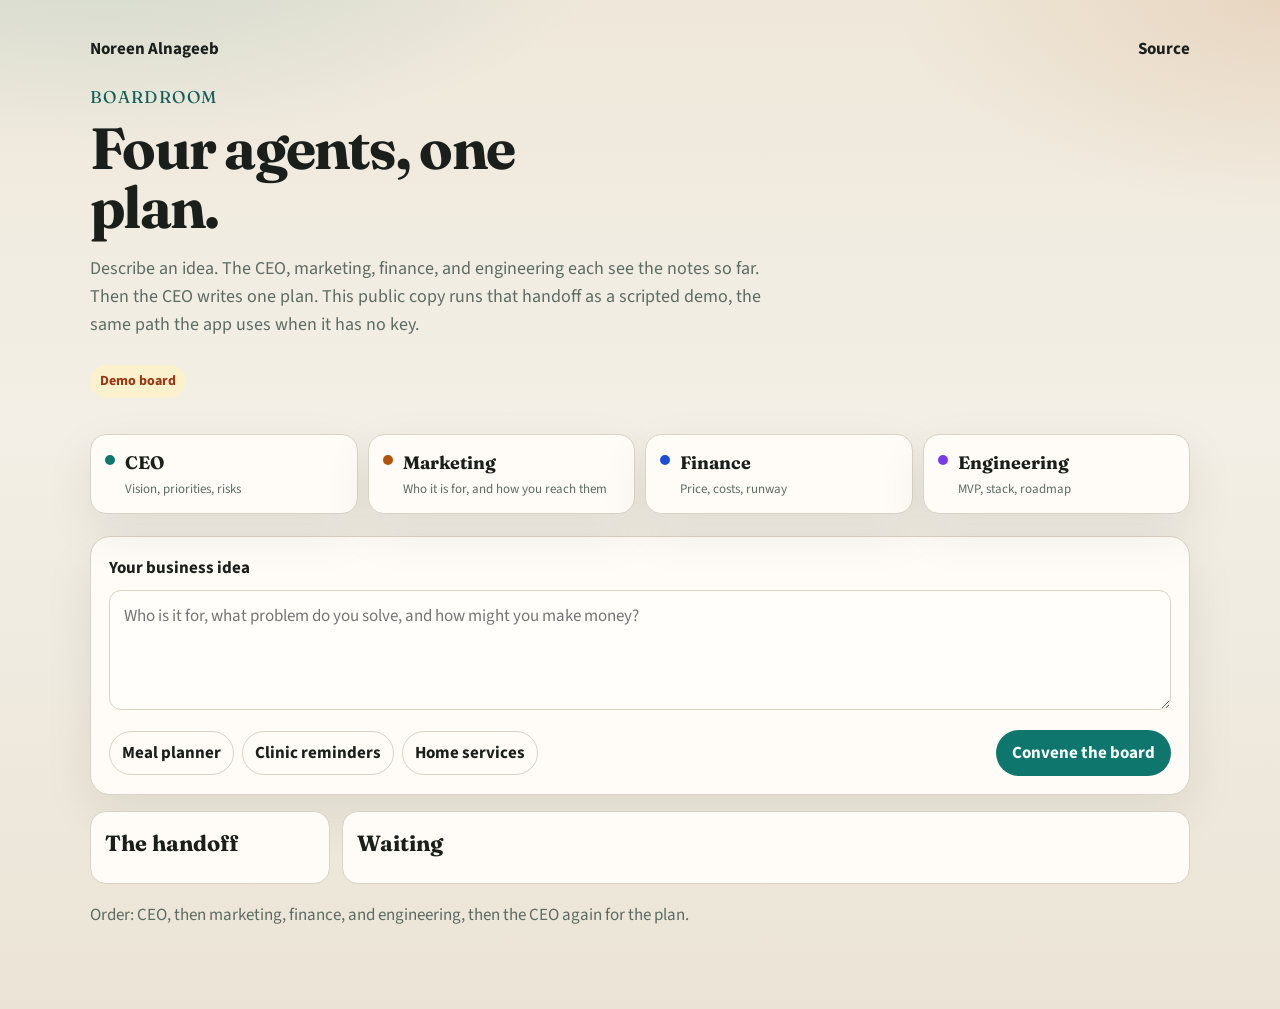
<file: boardroom/index.html>
<!DOCTYPE html>
<html lang="en">
<head>
    <meta charset="UTF-8">
    <meta name="viewport" content="width=device-width, initial-scale=1.0">
    <title>Boardroom · Noreen Alnageeb</title>
    <meta name="description" content="Four agents take a business idea in turn. The CEO writes one plan. This public copy runs the scripted handoff.">
    <link rel="preconnect" href="https://fonts.googleapis.com">
    <link rel="preconnect" href="https://fonts.gstatic.com" crossorigin>
    <link href="https://fonts.googleapis.com/css2?family=Fraunces:opsz,wght@9..144,600;9..144,700&family=Source+Sans+3:wght@400;600;700&display=swap" rel="stylesheet">
    <style>
        :root {
            --ink: #1a1f1c;
            --muted: #5c6b63;
            --paper: #f3efe6;
            --panel: #fffcf7;
            --line: #d9d2c5;
            --accent: #0f766e;
            --accent-deep: #115e59;
            --shadow: 0 18px 50px rgba(26, 31, 28, 0.08);
        }
        * { box-sizing: border-box; }
        body {
            margin: 0;
            min-height: 100vh;
            color: var(--ink);
            font: 17px/1.55 "Source Sans 3", sans-serif;
            background:
                radial-gradient(900px 420px at 8% -10%, rgba(15, 118, 110, 0.16), transparent 60%),
                radial-gradient(700px 380px at 100% 0%, rgba(180, 83, 9, 0.12), transparent 55%),
                linear-gradient(180deg, #efe8da 0%, var(--paper) 42%, #ebe4d6 100%);
        }
        .page { width: min(1100px, calc(100% - 32px)); margin: 0 auto; padding: 36px 0 64px; }
        a { color: var(--accent-deep); }
        .top { display: flex; justify-content: space-between; gap: 12px; align-items: center; margin-bottom: 22px; }
        .top a { color: var(--ink); font-weight: 700; text-decoration: none; }
        .brand { margin: 0 0 8px; font-family: Fraunces, Georgia, serif; letter-spacing: 0.08em; text-transform: uppercase; color: var(--accent-deep); }
        h1 { margin: 0; font-family: Fraunces, Georgia, serif; font-size: clamp(36px, 6vw, 58px); line-height: 1.02; letter-spacing: -0.03em; max-width: 14ch; }
        .lede { max-width: 42rem; color: var(--muted); font-size: 18px; }
        .pill { display: inline-block; margin-top: 8px; padding: 6px 10px; border-radius: 999px; background: rgba(254, 243, 199, 0.8); color: #9a3412; font-size: 14px; font-weight: 700; }
        .roster { display: grid; grid-template-columns: repeat(4, 1fr); gap: 10px; margin: 22px 0; }
        .agent {
            display: flex; gap: 10px; align-items: flex-start;
            background: var(--panel); border: 1px solid var(--line); border-radius: 16px;
            padding: 14px; box-shadow: var(--shadow); transition: transform .25s ease, border-color .25s ease;
        }
        .agent h2 { margin: 0; font-family: Fraunces, Georgia, serif; font-size: 18px; }
        .agent p { margin: 2px 0 0; color: var(--muted); font-size: 13px; }
        .dot { width: 10px; height: 10px; margin-top: 6px; border-radius: 50%; background: var(--c); flex: none; }
        .agent.on { transform: translateY(-4px); border-color: var(--c); animation: pulse 1.2s ease-in-out infinite; }
        .agent.done { border-color: var(--c); }
        @keyframes pulse { 50% { box-shadow: 0 0 0 6px color-mix(in srgb, var(--c) 18%, transparent); } }
        form {
            background: var(--panel); border: 1px solid var(--line); border-radius: 20px;
            padding: 18px; box-shadow: var(--shadow);
        }
        label { display: block; font-weight: 700; margin-bottom: 8px; }
        textarea {
            width: 100%; min-height: 120px; resize: vertical; border: 1px solid var(--line);
            border-radius: 12px; padding: 12px 14px; font: inherit; background: #fffefb; color: var(--ink);
        }
        .row { display: flex; flex-wrap: wrap; gap: 10px; justify-content: space-between; align-items: center; margin-top: 12px; }
        .chips { display: flex; flex-wrap: wrap; gap: 8px; }
        button { font: inherit; cursor: pointer; }
        .chip, .ghost {
            border: 1px solid var(--line); background: transparent; color: var(--ink);
            border-radius: 999px; padding: 8px 12px; font-weight: 700;
        }
        .go { border: 0; background: var(--accent); color: #f8fffc; border-radius: 999px; padding: 10px 16px; font-weight: 700; }
        .go:disabled, .chip:disabled { opacity: 0.55; cursor: not-allowed; }
        .workspace { display: grid; grid-template-columns: 240px 1fr; gap: 12px; margin-top: 16px; }
        .log, .panel { background: var(--panel); border: 1px solid var(--line); border-radius: 16px; padding: 14px; }
        .log h2, .panel h2 { font-family: Fraunces, Georgia, serif; font-size: 22px; margin: 0 0 8px; }
        .log button {
            display: block; width: 100%; text-align: left; border: 0; border-left: 3px solid var(--c, #ccc);
            background: transparent; padding: 8px 10px; margin: 4px 0; border-radius: 8px;
        }
        .log button strong { display: block; }
        .log button span { color: var(--muted); font-size: 13px; }
        .log button.active { background: #f6f1e6; }
        .md h3, .md h4 { font-family: Fraunces, Georgia, serif; margin: 14px 0 6px; }
        .md p, .md li { color: #24302b; }
        .md ul, .md ol { margin: 6px 0 10px; padding-left: 1.2rem; }
        .typing { color: var(--muted); font-weight: 700; }
        .foot { margin-top: 18px; color: var(--muted); }
        @media (max-width: 800px) {
            .roster, .workspace { grid-template-columns: 1fr 1fr; }
            .workspace { grid-template-columns: 1fr; }
        }
        @media (prefers-reduced-motion: reduce) {
            .agent.on { animation: none; }
        }
    </style>
</head>
<body>
<div class="page">
    <div class="top">
        <a href="https://nno3.github.io/#work">Noreen Alnageeb</a>
        <a href="https://github.com/nno3/boardroom">Source</a>
    </div>
    <p class="brand">Boardroom</p>
    <h1>Four agents, one plan.</h1>
    <p class="lede">Describe an idea. The CEO, marketing, finance, and engineering each see the notes so far. Then the CEO writes one plan. This public copy runs that handoff as a scripted demo, the same path the app uses when it has no key.</p>
    <p class="pill">Demo board</p>

    <section class="roster" aria-label="Advisory board">
        <article class="agent" data-id="ceo" style="--c:#0f766e"><i class="dot"></i><div><h2>CEO</h2><p>Vision, priorities, risks</p></div></article>
        <article class="agent" data-id="marketing" style="--c:#b45309"><i class="dot"></i><div><h2>Marketing</h2><p>Who it is for, and how you reach them</p></div></article>
        <article class="agent" data-id="finance" style="--c:#1d4ed8"><i class="dot"></i><div><h2>Finance</h2><p>Price, costs, runway</p></div></article>
        <article class="agent" data-id="engineer" style="--c:#7c3aed"><i class="dot"></i><div><h2>Engineering</h2><p>MVP, stack, roadmap</p></div></article>
    </section>

    <form id="form">
        <label for="idea">Your business idea</label>
        <textarea id="idea" required minlength="20" placeholder="Who is it for, what problem do you solve, and how might you make money?"></textarea>
        <div class="row">
            <div class="chips">
                <button type="button" class="chip" data-example="An AI-powered meal planner for busy parents that builds weekly grocery lists from what is already in the fridge, cuts food waste, and syncs with local supermarket delivery.">Meal planner</button>
                <button type="button" class="chip" data-example="A platform that helps small clinics manage patient reminders and follow-ups without replacing their existing records system.">Clinic reminders</button>
                <button type="button" class="chip" data-example="A marketplace connecting homeowners with vetted local handypeople for same-week small jobs, with upfront pricing and photo-verified completion.">Home services</button>
            </div>
            <button class="go" id="go" type="submit">Convene the board</button>
        </div>
    </form>

    <div class="workspace" id="workspace" hidden>
        <aside class="log">
            <h2>The handoff</h2>
            <div id="log"></div>
        </aside>
        <article class="panel">
            <h2 id="panel-title">Waiting</h2>
            <div class="md" id="panel"></div>
        </article>
    </div>
    <p class="foot">Order: CEO, then marketing, finance, and engineering, then the CEO again for the plan.</p>
</div>
<script>
(function () {
    var order = [
        { id: "ceo", name: "CEO", title: "Vision and risks" },
        { id: "marketing", name: "Marketing", title: "Who it is for" },
        { id: "finance", name: "Finance", title: "Price and runway" },
        { id: "engineer", name: "Engineering", title: "What to build first" },
        { id: "synthesis", name: "CEO", title: "The plan" }
    ];
    var ideaEl = document.getElementById("idea");
    var form = document.getElementById("form");
    var go = document.getElementById("go");
    var workspace = document.getElementById("workspace");
    var log = document.getElementById("log");
    var panel = document.getElementById("panel");
    var panelTitle = document.getElementById("panel-title");
    var timers = [];
    var running = false;

    document.querySelectorAll("[data-example]").forEach(function (btn) {
        btn.addEventListener("click", function () { ideaEl.value = btn.getAttribute("data-example"); });
    });

    function labelOf(idea) {
        var text = idea.trim();
        return text.length > 120 ? text.slice(0, 120) + "…" : text;
    }
    function section(id, idea) {
        var label = labelOf(idea);
        if (id === "ceo") return "## Mission and vision\nBuild a focused company around **" + label + "**.\n\n## Value proposition\nHelp those customers reach a concrete outcome with less friction than what they use now.\n\n## First year\n1. Talk to 10–20 people who already feel the pain\n2. Ship a narrow first version and watch whether they come back\n3. Find one way of reaching them that you can repeat\n\n## Risks\n1. **Wrong customer** — interview every week\n2. **Too much scope** — freeze the first version\n3. **A channel that does not work** — test two before spending more";
        if (id === "marketing") return "## Who it is for\nPeople who feel the pain behind “" + label + "” often enough that they already spend time or money on a workaround.\n\n## How you say it\n**Headline:** Get to the outcome without the usual friction.\n\n## First six months\n- Months 1–2: you write to people directly\n- Months 3–4: short notes on the problem, and a reason to tell a friend\n- Months 5–6: one paid channel, only after the free ones show a signal";
        if (id === "finance") return "## How it might charge\nA subscription, or a free start and a paid tier, so the forecast is simple.\n\n## A pricing guess\nThese are estimates, not a quote: a low tier for one person, and a higher tier for heavier use.\n\n## What to watch\n- Cost to win a customer, and what they pay over time\n- Aim for the lifetime value to be at least three times the cost to win them\n- Keep 6–12 months of room to learn before raising money";
        if (id === "engineer") return "## Build first\n- An account and the one job the product exists to do\n- Saved data, and a simple view of who comes back\n\n## A practical stack\nReact, Node, and PostgreSQL. Fast to change, and easy to hire for later.\n\n## Six weeks\n- Weeks 1–2: accounts and the core records\n- Weeks 3–4: the main path a person takes\n- Weeks 5–6: a small beta";
        return "# Business plan\n\n## Summary\nValidate **" + label + "** with a narrow first version, direct outreach, and a simple way to charge.\n\n## The first 90 days\n1. Freeze what the first version includes\n2. Sit with early users and see if they come back\n3. Publish one way of reaching them\n4. Revisit the price after the first people pay\n\n## Next\nConfirm who it is for this week, agree the must-haves, and review activation every week.";
    }
    function escapeHtml(s) {
        return s.replace(/&/g, "&amp;").replace(/</g, "&lt;").replace(/>/g, "&gt;");
    }
    function markdown(md) {
        var lines = md.split("\n");
        var html = [];
        var list = false;
        function close() { if (list) { html.push("</ul>"); list = false; } }
        lines.forEach(function (raw) {
            var line = raw.trim();
            if (!line) { close(); return; }
            var inline = escapeHtml(line).replace(/\*\*(.+?)\*\*/g, "<strong>$1</strong>");
            if (line.startsWith("# ")) { close(); html.push("<h3>" + inline.slice(2) + "</h3>"); return; }
            if (line.startsWith("## ")) { close(); html.push("<h4>" + inline.slice(3) + "</h4>"); return; }
            if (line.startsWith("- ") || /^\d+\.\s/.test(line)) {
                if (!list) { html.push("<ul>"); list = true; }
                html.push("<li>" + inline.replace(/^(- |\d+\.\s)/, "") + "</li>");
                return;
            }
            close();
            html.push("<p>" + inline + "</p>");
        });
        close();
        return html.join("");
    }
    function show(id, title, body) {
        document.querySelectorAll(".agent").forEach(function (card) {
            card.classList.toggle("on", card.getAttribute("data-id") === id);
            card.classList.toggle("done", false);
        });
        var btn = document.createElement("button");
        btn.type = "button";
        btn.innerHTML = "<strong>" + title + "</strong><span>" + (id === "synthesis" ? "Final" : "Notes") + "</span>";
        btn.addEventListener("click", function () {
            panelTitle.textContent = title;
            panel.innerHTML = markdown(body);
        });
        log.appendChild(btn);
        panelTitle.textContent = title;
        panel.innerHTML = markdown(body);
    }
    function stop() {
        timers.forEach(function (id) { clearTimeout(id); });
        timers = [];
        running = false;
        go.disabled = false;
        go.textContent = "Convene the board";
        document.querySelectorAll(".agent").forEach(function (card) { card.classList.remove("on"); });
    }
    form.addEventListener("submit", function (e) {
        e.preventDefault();
        if (running) return;
        var idea = ideaEl.value.trim();
        if (idea.length < 20) return;
        stop();
        running = true;
        go.disabled = true;
        go.textContent = "The board is writing…";
        log.textContent = "";
        workspace.hidden = false;
        panelTitle.textContent = "Starting with the CEO";
        panel.innerHTML = "<p class='typing'>Each agent reads the idea and the notes so far.</p>";
        order.forEach(function (step, i) {
            timers.push(setTimeout(function () {
                document.querySelectorAll(".agent").forEach(function (card) {
                    var match = card.getAttribute("data-id") === step.id || (step.id === "synthesis" && card.getAttribute("data-id") === "ceo");
                    card.classList.toggle("on", match);
                    if (match) card.classList.add("done");
                });
                show(step.id, step.name + " — " + step.title, section(step.id, idea));
                if (i === order.length - 1) {
                    running = false;
                    go.disabled = false;
                    go.textContent = "Convene the board";
                    document.querySelectorAll(".agent").forEach(function (card) { card.classList.remove("on"); });
                }
            }, 700 * (i + 1)));
        });
    });
})();
</script>
</body>
</html>
</file>
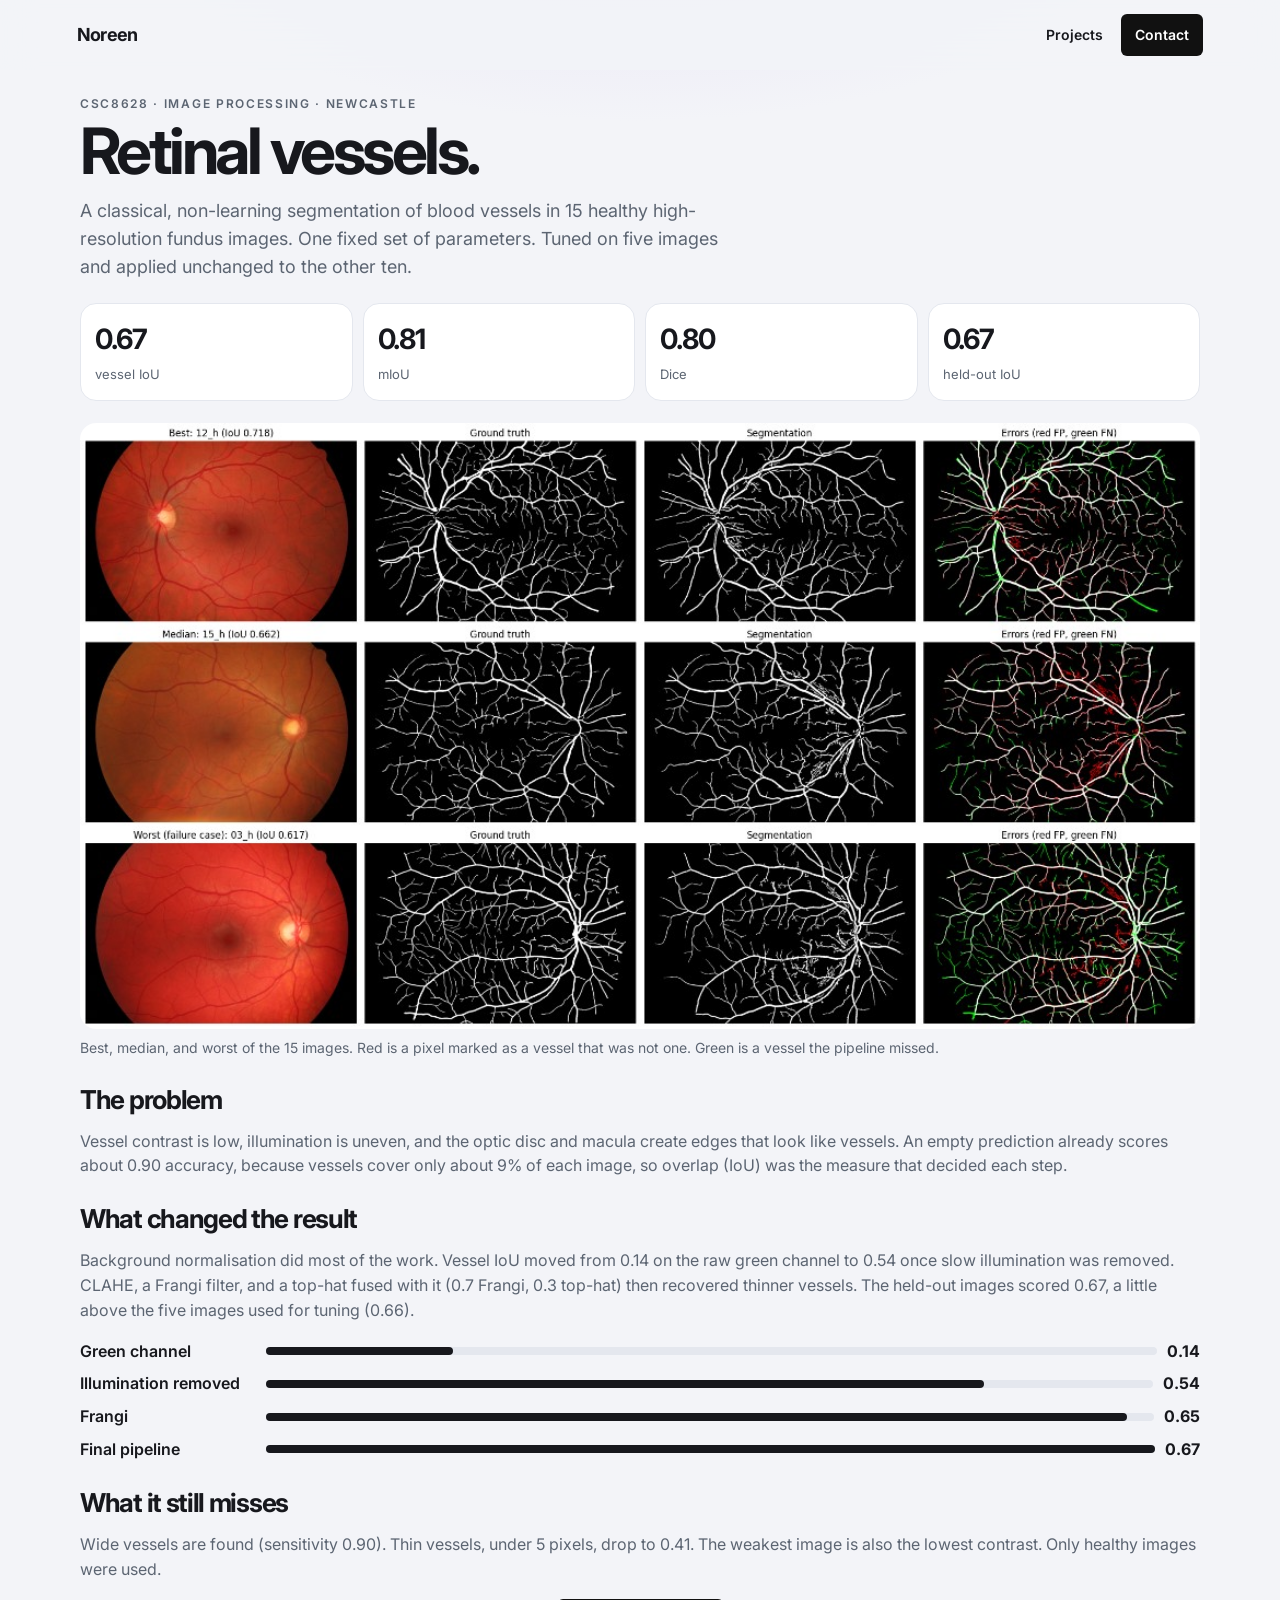
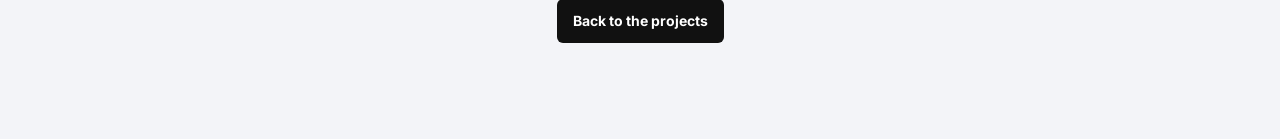
<file: retina.html>
<!DOCTYPE html>
<html lang="en">
<head>
    <meta charset="UTF-8">
    <meta name="viewport" content="width=device-width, initial-scale=1.0">
    <title>Retinal vessels · Noreen Alnageeb</title>
    <meta name="description" content="Classical retinal vessel segmentation on 15 high-resolution fundus images. Vessel IoU 0.67 and mIoU 0.81.">
    <link rel="preconnect" href="https://fonts.googleapis.com">
    <link rel="preconnect" href="https://fonts.gstatic.com" crossorigin>
    <link href="https://fonts.googleapis.com/css2?family=Inter:wght@400;500;600;700&display=swap" rel="stylesheet">
    <link rel="stylesheet" href="style.css?v=31">
</head>
<body>
<nav>
    <a class="mark" href="index.html">Noreen</a>
    <div class="nav-links">
        <a href="index.html#work">Projects</a>
        <a class="nav-btn" href="index.html#contact">Contact</a>
    </div>
</nav>
<main class="sheet">
    <p class="eyebrow">CSC8628 · Image processing · Newcastle</p>
    <h1>Retinal vessels.</h1>
    <p class="lede">A classical, non-learning segmentation of blood vessels in 15 healthy high-resolution fundus images. One fixed set of parameters. Tuned on five images and applied unchanged to the other ten.</p>

    <div class="statrow">
        <div><strong>0.67</strong><span>vessel IoU</span></div>
        <div><strong>0.81</strong><span>mIoU</span></div>
        <div><strong>0.80</strong><span>Dice</span></div>
        <div><strong>0.67</strong><span>held-out IoU</span></div>
    </div>

    <figure class="shot">
        <img src="images/retina.jpg" alt="Best, median, and worst retinal images, each shown beside the ground truth, the segmentation, and the errors.">
        <figcaption>Best, median, and worst of the 15 images. Red is a pixel marked as a vessel that was not one. Green is a vessel the pipeline missed.</figcaption>
    </figure>

    <h2>The problem</h2>
    <p>Vessel contrast is low, illumination is uneven, and the optic disc and macula create edges that look like vessels. An empty prediction already scores about 0.90 accuracy, because vessels cover only about 9% of each image, so overlap (IoU) was the measure that decided each step.</p>

    <h2>What changed the result</h2>
    <p>Background normalisation did most of the work. Vessel IoU moved from 0.14 on the raw green channel to 0.54 once slow illumination was removed. CLAHE, a Frangi filter, and a top-hat fused with it (0.7 Frangi, 0.3 top-hat) then recovered thinner vessels. The held-out images scored 0.67, a little above the five images used for tuning (0.66).</p>

    <ol class="bars" aria-label="Vessel IoU after each stage">
        <li style="--w:21%"><span>Green channel</span><i></i><b>0.14</b></li>
        <li style="--w:81%"><span>Illumination removed</span><i></i><b>0.54</b></li>
        <li style="--w:97%"><span>Frangi</span><i></i><b>0.65</b></li>
        <li style="--w:100%"><span>Final pipeline</span><i></i><b>0.67</b></li>
    </ol>

    <h2>What it still misses</h2>
    <p>Wide vessels are found (sensitivity 0.90). Thin vessels, under 5 pixels, drop to 0.41. The weakest image is also the lowest contrast. Only healthy images were used.</p>
    <p class="links"><a href="index.html#work">Back to the projects</a></p>
</main>
</body>
</html>
</file>
<file: style.css>
:root {
    color-scheme: light;
    --ink: #17181d;
    --muted: #5c6572;
    --line: #e4e7ee;
    --paper: #f3f4f8;
    --card: #fff;
    --sans: Inter, "Segoe UI", sans-serif;
    --mono: "IBM Plex Mono", ui-monospace, monospace;
    --arabic: "Noto Naskh Arabic", serif;
}

* { box-sizing: border-box; }
html { scroll-behavior: smooth; }
body {
    margin: 0;
    color: var(--ink);
    background:
        radial-gradient(880px 420px at 50% -8%, #e6e1f6 0%, transparent 62%),
        var(--paper);
    font: 16px/1.55 var(--sans);
    overflow-x: hidden;
}
:focus-visible { outline: 2px solid #111; outline-offset: 3px; }
::selection { background: #d9d0f2; }

nav {
    position: sticky;
    top: 0;
    z-index: 8;
    display: flex;
    align-items: center;
    justify-content: space-between;
    gap: 16px;
    padding: 14px 6vw;
    background: rgba(243, 244, 248, 0.86);
    backdrop-filter: blur(16px);
}
.mark { color: var(--ink); font: 700 18px/1 var(--sans); letter-spacing: -0.04em; text-decoration: none; }
.nav-links { display: flex; align-items: center; flex-wrap: wrap; gap: 8px 18px; }
.nav-links a { color: var(--ink); font-size: 14px; font-weight: 600; text-decoration: none; }
.nav-btn { background: #111; color: #fff !important; padding: 10px 14px; border-radius: 6px; }

main { width: min(1120px, calc(100% - 32px)); margin: 0 auto; padding-bottom: 96px; }

.hero { padding: 42px 0 6px; text-align: center; }
.eyebrow, .kicker, .mini-k {
    margin: 0 0 10px;
    color: #6d657c;
    font: 600 12px/1 var(--sans);
    letter-spacing: 0.14em;
    text-transform: uppercase;
}
h1 {
    margin: 0;
    font-size: clamp(40px, 6vw, 64px);
    line-height: 0.96;
    letter-spacing: -0.055em;
}
.hero h1 {
    font-size: clamp(48px, 8vw, 84px);
    line-height: 0.94;
    letter-spacing: -0.06em;
}
.lede { max-width: 40rem; margin: 16px 0 0; color: var(--muted); font-size: 18px; }
.hero .lede, .contact .lede, .stage-line { margin-left: auto; margin-right: auto; }
h2 { margin: 0 0 8px; font-size: clamp(34px, 4vw, 52px); letter-spacing: -0.05em; line-height: 1; }

.btn, .links a, .text-link {
    display: inline-block;
    text-decoration: none;
    font-weight: 700;
    font-size: 14px;
    padding: 11px 16px;
    border-radius: 6px;
}
.btn, .links a {
    background: #111;
    color: #fff;
}
.text-link, .links a.ghost {
    background: #fff;
    color: var(--ink);
    border: 1px solid #d5d9e2;
}
.hero-links, .links, .stage-links {
    display: flex;
    flex-wrap: wrap;
    justify-content: center;
    gap: 10px;
    margin: 18px 0 0;
}

.studio {
    position: relative;
    margin-top: 28px;
    padding-bottom: 8px;
}
.studio::before {
    content: "";
    position: absolute;
    left: 50%;
    top: 46%;
    width: min(760px, 90vw);
    height: 420px;
    transform: translate(-50%, -50%);
    background: radial-gradient(closest-side, var(--glow, #f0e2cf), transparent 72%);
    transition: background 0.6s ease;
    pointer-events: none;
    z-index: 0;
}
.studio[data-theme="software"] { --glow: #f0e2cf; }
.studio[data-theme="data"] { --glow: #d7eadc; }
.studio[data-theme="ai"] { --glow: #d5e2f8; }
.studio[data-theme="cyber"] { --glow: #f3d5e4; }

.prompts, .filters, .deck {
    position: relative;
    z-index: 2;
    display: flex;
    flex-wrap: wrap;
    justify-content: center;
    gap: 8px;
}
.prompts button, .filters button, .deck button, .stop, .skill-rows button {
    appearance: none;
    font: inherit;
    color: inherit;
    cursor: pointer;
}
.prompts button, .filters button {
    border: 0;
    background: #fff;
    color: var(--ink);
    font: 600 14px/1 var(--sans);
    padding: 12px 16px;
    border-radius: 6px;
    box-shadow: inset 0 0 0 1px #e1e4ec;
}
.prompts button span { display: inline-block; transition: transform 0.25s ease; }
.prompts button:hover span, .prompts button[aria-selected="true"] span { transform: translateX(3px); }
.prompts button[aria-selected="true"], .filters button[aria-selected="true"], .deck button[aria-selected="true"] {
    background: #111;
    color: #fff;
    box-shadow: none;
}

.orbit {
    position: relative;
    z-index: 1;
    height: 430px;
    margin-top: 22px;
    perspective: 1600px;
    touch-action: pan-y;
}
.scene {
    position: absolute;
    left: 50%;
    top: 8px;
    width: min(520px, 78%);
    margin-left: calc(min(520px, 78%) / -2);
    transform-style: preserve-3d;
    transition: transform 0.85s cubic-bezier(0.22, 1, 0.36, 1), opacity 0.45s ease;
}
.scene[data-slot="0"] { transform: translate3d(0, 0, 60px); z-index: 3; opacity: 1; }
.scene[data-slot="-1"] { transform: translate3d(-58%, 26px, -140px) rotateY(32deg) scale(0.84); z-index: 2; opacity: 1; cursor: pointer; }
.scene[data-slot="1"] { transform: translate3d(58%, 26px, -140px) rotateY(-32deg) scale(0.84); z-index: 2; opacity: 1; cursor: pointer; }
.scene[data-slot="2"] { transform: translate3d(0, 30px, -280px) scale(0.7); z-index: 0; opacity: 0; pointer-events: none; }

.window {
    background: #fff;
    border-radius: 22px;
    overflow: hidden;
    height: 348px;
    display: flex;
    flex-direction: column;
    border: 1px solid rgba(255, 255, 255, 0.9);
    box-shadow: 0 28px 70px rgba(28, 32, 48, 0.16);
    transform: rotateX(var(--ry, 0deg)) rotateY(var(--rx, 0deg));
    transition: transform 0.18s ease-out;
}
.chrome {
    display: flex;
    align-items: center;
    gap: 6px;
    padding: 12px 14px;
    background: #fff;
    border-bottom: 1px solid #f0f1f5;
}
.chrome i { width: 8px; height: 8px; border-radius: 50%; background: #e6e4ee; }
.chrome i:first-child { background: #17181d; }
.chrome span { margin-left: 8px; color: #6d657c; font: 600 12px/1 var(--sans); }
.screen { flex: 1; padding: 16px 18px 14px; display: flex; flex-direction: column; }
.screen.warm { background: #fbf7f1; }
.screen.mint { background: #f3f8f2; }
.screen.ice { background: #f4f7fc; }
.screen.blush { background: #fbf5f7; }
.foot { margin: auto 0 0; color: var(--muted); font-size: 13px; }

.duo { display: grid; grid-template-columns: 1fr 1fr; gap: 10px; flex: 1; }
.pane {
    background: #fff;
    border-radius: 16px;
    padding: 14px 12px;
    box-shadow: 0 8px 20px rgba(28, 32, 48, 0.05);
    display: flex;
    flex-direction: column;
    justify-content: center;
}
.pane small, .pane span { display: block; color: #6d657c; font-size: 12px; font-weight: 600; }
.pane strong { display: block; margin: 8px 0 2px; font-size: 36px; letter-spacing: -0.05em; line-height: 1; }
.screen.warm .pane:first-child { background: #17181d; color: #fff; }
.screen.warm .pane:first-child small, .screen.warm .pane:first-child span { color: #c9c4bc; }

.cols { display: flex; align-items: flex-end; justify-content: center; gap: 42px; height: 210px; margin-top: 8px; }
.col { width: 84px; display: flex; flex-direction: column; align-items: center; justify-content: flex-end; text-align: center; }
.col i {
    display: block;
    width: 54px;
    height: var(--h);
    border-radius: 12px 12px 4px 4px;
    background: #d5dbe3;
    transform-origin: bottom;
    transform: scaleY(1);
}
html.js .col i { transform: scaleY(0); }
html.js .scene:not(.is-on) .col i { transform: scaleY(1); animation: none; }
html.js .is-on .col i { animation: grow 0.8s cubic-bezier(0.22, 1, 0.36, 1) forwards; }
.col.win i { background: #17181d; animation-delay: 0.12s; }
.col b { display: block; margin-top: 8px; font-size: 18px; letter-spacing: -0.03em; }
.col span { color: var(--muted); font-size: 12px; font-weight: 600; }
@keyframes grow { to { transform: scaleY(1); } }

.iou { list-style: none; margin: 18px 0 0; padding: 0; display: grid; gap: 14px; }
.iou li { display: grid; grid-template-columns: 7.2rem 1fr auto; gap: 10px; align-items: center; font-weight: 600; font-size: 13px; }
.iou i { display: block; height: 10px; border-radius: 99px; background: #e6eaf2; position: relative; overflow: hidden; }
.iou i::after {
    content: "";
    position: absolute;
    inset: 0 auto 0 0;
    width: var(--w);
    background: #17181d;
    border-radius: inherit;
}
html.js .iou i::after { width: 0; transition: width 0.8s cubic-bezier(0.22, 1, 0.36, 1); }
html.js .scene:not(.is-on) .iou i::after { width: var(--w); transition: none; }
html.js .is-on .iou i::after { width: var(--w); }
.iou li:nth-child(2) i::after { transition-delay: 0.12s; }
.iou li:nth-child(3) i::after { transition-delay: 0.24s; }

.pkts { list-style: none; margin: 4px 0 0; padding: 0; display: grid; gap: 8px; }
.pkts li {
    background: #fff;
    border-radius: 12px;
    padding: 10px 12px;
    font-weight: 700;
    letter-spacing: -0.02em;
}
.pkts li.ok { background: #17181d; color: #fff; }
html.js .is-on .pkts li,
html.js .demo.is-on .pkts li {
    animation: row-in 0.45s ease both;
    animation-delay: calc(var(--i, 0) * 0.08s);
}
@keyframes row-in {
    from { opacity: 0; transform: translateX(12px); }
    to { opacity: 1; transform: none; }
}

.stage-copy { position: relative; z-index: 2; text-align: center; margin-top: 8px; min-height: 92px; }
.stage-line { max-width: 40rem; color: var(--muted); }
.stage-line.swap { animation: rise 0.45s ease; }
.meter { position: relative; z-index: 2; height: 2px; margin: 18px auto 0; width: min(220px, 40%); background: #e1e4ec; border-radius: 99px; overflow: hidden; }
.meter i { display: block; height: 100%; width: 0; background: #17181d; }
.meter i.run { animation: fill 6.4s linear; }
@keyframes fill { to { width: 100%; } }

section { scroll-margin-top: 78px; padding-top: 64px; }
html.js .reveal { opacity: 0; transform: translateY(18px); }
html.js .reveal.in { opacity: 1; transform: none; transition: opacity 0.6s ease, transform 0.6s ease; }

.bench {
    display: grid;
    gap: 18px;
    margin-top: 22px;
    align-items: start;
}
.skill-rows { position: relative; display: grid; gap: 2px; }
.indicator {
    position: absolute;
    left: 0;
    right: 0;
    top: var(--t, 0px);
    height: var(--h, 72px);
    background: #fff;
    border-radius: 18px;
    box-shadow: 0 10px 30px rgba(24, 28, 40, 0.06);
    transition: top 0.35s cubic-bezier(0.22, 1, 0.36, 1), height 0.35s cubic-bezier(0.22, 1, 0.36, 1);
    z-index: 0;
}
.skill-rows button {
    position: relative;
    z-index: 1;
    width: 100%;
    text-align: left;
    background: transparent;
    border: 0;
    display: grid;
    grid-template-columns: 48px 1fr;
    gap: 8px;
    padding: 14px 14px;
    border-radius: 18px;
}
.skill-rows button span { color: #8b93a1; font: 600 13px/1.2 var(--sans); padding-top: 3px; }
.skill-rows button[aria-selected="true"] span { color: #17181d; }
.skill-rows h3 { margin: 0; font-size: 18px; letter-spacing: -0.03em; }
.skill-rows p { margin: 3px 0 0; color: var(--muted); font-size: 14.5px; }

.demo-panel {
    background: #fff;
    border-radius: 28px;
    min-height: 340px;
    padding: 26px 26px 22px;
    box-shadow: 0 18px 50px rgba(24, 28, 40, 0.07);
    overflow: hidden;
}
.demo { display: none; }
.demo.is-on { display: block; animation: rise 0.4s ease; }
.term {
    margin-top: 12px;
    background: #17181d;
    color: #f4f1ea;
    border-radius: 16px;
    padding: 16px 16px 18px;
    font: 500 15px/1.7 var(--mono);
}
.term span { display: block; opacity: 0; transform: translateY(6px); }
.demo.is-on .term span { animation: row-in 0.35s ease forwards; }
.term span:nth-child(1) { animation-delay: 0.05s; }
.term span:nth-child(2) { animation-delay: 0.18s; }
.term span:nth-child(3) { animation-delay: 0.31s; }
.term span:nth-child(4) { animation-delay: 0.44s; }
.term span:nth-child(5) { animation-delay: 0.57s; }
.term span:nth-child(6) { animation-delay: 0.7s; }
.term span::before { content: "› "; color: #b7a7e6; }

.langs { display: grid; grid-template-columns: 1fr 1fr; gap: 12px; margin-top: 18px; }
.langs p {
    margin: 0;
    background: #f6f4fb;
    border-radius: 18px;
    min-height: 120px;
    display: grid;
    place-items: center;
    font-size: 32px;
    font-weight: 700;
    letter-spacing: -0.04em;
}
.langs .ar { font-family: var(--arabic); font-size: 40px; letter-spacing: 0; background: #17181d; color: #fff; }
.chips { display: flex; flex-wrap: wrap; gap: 8px; margin: 18px 0 0; padding: 0; list-style: none; }
.chips li {
    background: #f3f4f8;
    border-radius: 999px;
    padding: 8px 12px;
    font-weight: 700;
    font-size: 14px;
}
.demo.is-on .chips li { animation: rise 0.4s ease both; }
.demo.is-on .chips li:nth-child(2) { animation-delay: 0.05s; }
.demo.is-on .chips li:nth-child(3) { animation-delay: 0.1s; }
.demo.is-on .chips li:nth-child(4) { animation-delay: 0.15s; }
.demo.is-on .chips li:nth-child(5) { animation-delay: 0.2s; }
.flow { display: flex; align-items: center; gap: 8px; margin-top: 22px; flex-wrap: wrap; }
.flow b { background: #17181d; color: #fff; border-radius: 12px; padding: 10px 12px; font-size: 14px; }
.flow .dash { display: block; width: 22px; height: 2px; background: #17181d; transform: scaleX(0); transform-origin: left; }
.demo.is-on .flow .dash { transform: scaleX(1); transition: transform 0.45s ease 0.15s; }
.stack { list-style: none; margin: 16px 0 0; padding: 0; display: grid; gap: 8px; }
.stack li {
    background: #f6f4fb;
    border-radius: 12px;
    padding: 10px 12px;
    font-weight: 700;
}
.demo.is-on .stack li { animation: rise 0.4s ease both; }
.stack li:nth-child(1) { width: 100%; }
.stack li:nth-child(2) { width: 86%; animation-delay: 0.06s; }
.stack li:nth-child(3) { width: 72%; animation-delay: 0.12s; }
.stack li:nth-child(4) { width: 58%; background: #17181d; color: #fff; animation-delay: 0.18s; }
.pkts.slim li { font-weight: 650; }
.tiles { display: grid; grid-template-columns: 1fr; gap: 8px; margin-top: 8px; }
.tiles div { background: #f6f4fb; border-radius: 16px; padding: 12px 14px; }
.tiles strong { display: block; font-size: 28px; letter-spacing: -0.04em; line-height: 1; }
.tiles span { color: var(--muted); font-size: 13px; }

.rail { margin-top: 26px; }
.rail-line {
    position: relative;
    height: 2px;
    margin: 0 0 18px;
    background: #dddfe6;
}
.bead {
    position: absolute;
    top: -6px;
    left: var(--p, 83.3%);
    width: 14px;
    height: 14px;
    margin-left: -7px;
    border-radius: 50%;
    background: #17181d;
    box-shadow: 0 0 0 6px var(--paper);
    transition: left 0.7s cubic-bezier(0.22, 1, 0.36, 1);
}
.stops { display: grid; gap: 14px; }
.stop {
    text-align: left;
    background: #fff;
    border: 1px solid transparent;
    border-radius: 22px;
    padding: 18px 18px 16px;
    box-shadow: 0 10px 30px rgba(24, 28, 40, 0.05);
    transition: transform 0.45s cubic-bezier(0.22, 1, 0.36, 1), box-shadow 0.45s;
}
.stop:hover { transform: translateY(-4px); }
.stop.is-on, .stop[aria-selected="true"] {
    transform: translateY(-8px);
    box-shadow: 0 18px 40px rgba(24, 28, 40, 0.1);
}
.stop .year { margin: 0; color: #6d657c; font: 700 12px/1 var(--sans); letter-spacing: 0.08em; text-transform: uppercase; }
.stop h3 { margin: 8px 0 0; font-size: 22px; letter-spacing: -0.03em; }
.stop p { margin: 6px 0 0; color: var(--muted); }
.stamp {
    display: inline-grid;
    place-items: center;
    width: 76px;
    height: 76px;
    margin-top: 12px;
    border: 2px solid #17181d;
    border-radius: 50%;
    font: 700 11px/1.15 var(--sans);
    letter-spacing: 0.08em;
    text-transform: uppercase;
    text-align: center;
    transform: rotate(-8deg);
}
html.js .stop.is-on .stamp { animation: stamp 0.55s cubic-bezier(0.2, 1.4, 0.3, 1) both; }
@keyframes stamp {
    0% { transform: rotate(-18deg) scale(0.4); }
    100% { transform: rotate(-8deg) scale(1); }
}
.stop.now .year { color: #17181d; }

.work-head { display: flex; flex-wrap: wrap; align-items: end; justify-content: space-between; gap: 14px; }
.see-all {
    display: inline-flex;
    align-items: center;
    gap: 10px;
    margin-top: 8px;
    padding: 12px 18px 12px 12px;
    border: 0;
    border-radius: 14px;
    cursor: pointer;
    color: #3d3158;
    font: 700 15px/1 "JetBrains Mono", ui-monospace, monospace;
    background: linear-gradient(100deg, #d7e2ff 0%, #e6d9ff 42%, #ffd6e8 74%, #ffe6c4 100%);
    box-shadow: 5px 5px 0 #e4d4f5;
    transition: transform 0.2s ease, box-shadow 0.2s ease;
}
.see-all .see-prompt {
    color: #24183f;
    background: #fff;
    border-radius: 8px;
    padding: 7px 8px;
}
.see-all:hover { transform: translate(-2px, -2px); box-shadow: 8px 8px 0 #e4d4f5; }
.see-all:focus-visible { outline: 3px solid #c9b6ee; outline-offset: 3px; }
.icon-btn {
    display: inline-flex;
    align-items: center;
    justify-content: center;
    width: 44px;
    height: 44px;
    padding: 0;
    border-radius: 6px;
    background: #fff;
    color: var(--ink);
    border: 1px solid #d5d9e2;
    text-decoration: none;
}
.icon-btn svg { display: block; }
.icon-btn:hover { transform: translateY(-2px); }
.rest { scroll-margin-top: 84px; margin-top: 36px; }
.rest[hidden] { display: none; }
.grid { display: grid; gap: 28px 18px; margin-top: 22px; }
.pcard { display: flex; flex-direction: column; min-width: 0; padding-bottom: 22px; border-bottom: 1px solid #c5cad3; }
.pcard.hide { display: none; }
.pcard.pop { animation: rise 0.4s ease; }
.pmedia {
    position: relative;
    display: block;
    color: var(--ink);
    text-decoration: none;
    height: 210px;
    border-radius: 26px;
    overflow: hidden;
    background: var(--mat, #e7eef8);
    transition: transform 0.45s cubic-bezier(0.22, 1, 0.36, 1);
}
.pcard:hover .pmedia { transform: translateY(-8px); }
.pmedia img {
    position: absolute;
    left: 16px;
    right: 16px;
    bottom: 0;
    width: calc(100% - 32px);
    height: calc(100% - 28px);
    object-fit: cover;
    object-position: top;
    border-radius: 12px 12px 0 0;
    background: #fff;
    box-shadow: 0 12px 28px rgba(24, 28, 40, 0.08);
    transition: transform 0.6s ease;
}
.pmedia.fit img { object-fit: contain; top: 22px; height: calc(100% - 36px); bottom: auto; border-radius: 10px; }
.pcard:hover .pmedia img { transform: translateY(-4px) scale(1.03); }
.pmedia.retina {
    background:
        linear-gradient(#17181d, #17181d) 18% 78% / 10% 14px no-repeat,
        linear-gradient(#17181d, #17181d) 34% 58% / 10% 46px no-repeat,
        linear-gradient(#17181d, #17181d) 50% 48% / 10% 62px no-repeat,
        linear-gradient(#17181d, #17181d) 66% 42% / 10% 70px no-repeat,
        var(--mat, #d9e6fb);
}
.flag {
    position: absolute;
    z-index: 2;
    top: 12px;
    left: 12px;
    background: #17181d;
    color: #fff;
    font: 700 12px/1 var(--sans);
    padding: 7px 9px;
    border-radius: 999px;
}
.paper {
    position: absolute;
    left: 16px;
    right: 16px;
    bottom: 0;
    height: 74%;
    background: #fff;
    border-radius: 14px 14px 0 0;
    box-shadow: 0 12px 28px rgba(24, 28, 40, 0.06);
    padding: 18px 16px;
    display: flex;
    flex-direction: column;
    justify-content: flex-end;
}
.paper b { font-size: 28px; letter-spacing: -0.04em; line-height: 1; margin-right: 10px; }
.paper small { display: block; margin-top: 6px; color: var(--muted); font-size: 13px; font-weight: 600; }
.pbody { padding: 14px 4px 0; }
.pbody h3 { margin: 0; font-size: 20px; letter-spacing: -0.03em; }
.pbody h3 a { color: inherit; text-decoration: none; }
.pbody h3 a:hover { text-decoration: underline; }
.got { margin: 8px 0 0; color: var(--ink); font-weight: 600; font-size: 14.5px; }
.pbody .did { margin: 4px 0 0; color: var(--muted); font-size: 14.5px; }
.certs { list-style: none; margin: 18px 0 0; padding: 0; display: grid; gap: 10px; }
.certs li {
    display: grid;
    grid-template-columns: 8.2rem 1fr auto;
    gap: 8px 14px;
    align-items: center;
    background: #fff;
    border-radius: 18px;
    padding: 14px 16px;
}
.certs .when { color: #6d657c; font: 700 12px/1.3 var(--sans); letter-spacing: 0.04em; text-transform: uppercase; }
.certs h3 { margin: 0; font-size: 16px; letter-spacing: -0.02em; }
.certs p { margin: 3px 0 0; color: var(--muted); font-size: 14px; }
.certs a { font-weight: 700; font-size: 13px; color: var(--ink); }
.certs li { transition: transform 0.35s ease, box-shadow 0.35s ease; }
.certs li:hover { transform: translateY(-4px); box-shadow: 0 14px 30px rgba(24, 28, 40, 0.08); }
html.js .reveal.in .certs li { animation: rise 0.45s ease both; animation-delay: calc(var(--i, 0) * 70ms); }
.proof { display: grid; gap: 10px; margin-top: 8px; }
.proof article { background: #f6f4fb; border-radius: 16px; padding: 12px 14px; }
.proof h3 { margin: 0; font-size: 16px; letter-spacing: -0.03em; }
.proof p { margin: 6px 0 0; color: var(--muted); font-size: 14.5px; }
.proud {
    display: grid;
    gap: 18px;
    margin: 18px 0 48px;
}
.deck button { transition: transform 0.3s ease; }
.deck button[aria-selected="true"] { transform: translateY(-4px); }
.role.is-on { position: relative; overflow: hidden; }
.role.is-on::after {
    content: "";
    position: absolute;
    left: 0; top: 0; bottom: 0; width: 3px;
    background: #17181d;
    transform-origin: top;
    animation: draw 0.45s ease;
}
@keyframes draw { from { transform: scaleY(0); } to { transform: scaleY(1); } }
.boxes { display: flex; flex-wrap: wrap; gap: 6px; margin: 12px 0 0; padding: 0; list-style: none; }
.boxes li {
    background: #fff;
    border-radius: 999px;
    padding: 5px 8px;
    font: 600 12px/1.2 var(--sans);
    color: #2c3340;
    box-shadow: inset 0 0 0 1px #e6e8ef;
}
.mini { margin-top: 12px; justify-content: flex-start; }
.mini a { padding: 8px 12px; font-size: 13px; }

.deck { justify-content: flex-start; margin-top: 18px; }
.deck button {
    border: 0;
    background: #fff;
    border-radius: 6px;
    padding: 14px 16px;
    min-width: 132px;
    text-align: left;
    box-shadow: inset 0 0 0 1px #e6e8ef;
}
.deck button b { display: block; font-size: 26px; letter-spacing: -0.04em; line-height: 1; }
.deck button span { display: block; margin-top: 6px; font-size: 13px; font-weight: 600; color: #5c6572; }
.deck button[aria-selected="true"] span { color: #d9d6de; }
.roles { margin-top: 14px; }
.role {
    background: #fff;
    border-radius: 22px;
    padding: 18px 18px 16px;
    box-shadow: 0 10px 30px rgba(24, 28, 40, 0.05);
}
html.js .role { display: none; }
html.js .role.is-on { display: block; animation: rise 0.4s ease; }
.role .meta { margin: 0; color: #6d657c; font: 700 12px/1.4 var(--sans); letter-spacing: 0.08em; text-transform: uppercase; }
.role h3 { margin: 8px 0 0; font-size: 26px; letter-spacing: -0.03em; }
.role p { margin: 8px 0 0; color: var(--muted); max-width: 40rem; }

.contact { position: relative; text-align: center; overflow: hidden; }
.contact::before {
    content: "";
    position: absolute;
    width: 320px;
    height: 320px;
    left: var(--x, 50%);
    top: var(--y, 30%);
    transform: translate(-50%, -50%);
    background: radial-gradient(circle, #ddd4f3 0%, transparent 68%);
    pointer-events: none;
    z-index: -1;
}
.contact h2 { font-size: clamp(40px, 6vw, 68px); }
.contact .btn { font-size: 15px; }

.sheet { padding-top: 28px; }
.sheet .shot { margin: 22px 0 0; }
.sheet .shot img { width: 100%; height: auto; border-radius: 16px; display: block; }
.sheet .shot figcaption { margin: 8px 0 0; color: var(--muted); font-size: 14px; }
.statrow { display: grid; grid-template-columns: repeat(2, 1fr); gap: 10px; margin: 22px 0; }
.statrow div { background: #fff; border: 1px solid var(--line); border-radius: 16px; padding: 14px; }
.statrow strong { display: block; font-size: 28px; letter-spacing: -0.04em; }
.statrow span { color: var(--muted); font-size: 13px; }
.sheet h2 { margin-top: 28px; font-size: 26px; }
.sheet p { color: var(--muted); }
.bars { list-style: none; margin: 16px 0 0; padding: 0; }
.bars li {
    display: grid;
    grid-template-columns: 11rem 1fr auto;
    gap: 10px;
    align-items: center;
    margin: 8px 0;
    color: #17181d;
    font-weight: 600;
}
.bars i { display: block; height: 8px; border-radius: 99px; background: #e4e7ee; position: relative; }
.bars i::after {
    content: "";
    position: absolute;
    left: 0; top: 0; bottom: 0;
    width: var(--w);
    border-radius: 99px;
    background: #17181d;
}

@keyframes rise {
    from { opacity: 0; transform: translateY(10px); }
    to { opacity: 1; transform: none; }
}

.board { display: grid; gap: 14px; margin-top: 22px; }
.dash {
    border-radius: 26px;
    padding: 16px 16px 14px;
    box-shadow: 0 16px 36px rgba(24, 28, 40, 0.06);
    min-width: 0;
    transition: transform 0.35s ease, box-shadow 0.35s ease;
}
.dash:hover { transform: translateY(-5px); box-shadow: 0 22px 44px rgba(24, 28, 40, 0.1); }
.dash.sand { background: #f3ead8; }
.dash.ink { background: #17181d; color: #fff; }
.dash.butter { background: #ffe7a3; }
.dash.mint { background: #d7efc4; }
.dash.ice { background: #d7e6ff; }
.dash.lilac { background: #eadcff; }
.dash.blush { background: #ffd6e2; }
.dash.plan { background: #fff; }
.dash.ink .mini-k { color: #c9c2d8; }
.dash.ink .foot { color: #d9d3e6; }
.dash .term { margin-top: 4px; }
.dash .term span { opacity: 1; transform: none; }
html.js .reveal.in .dash .term span { animation: row-in 0.4s ease both; }
html.js .reveal.in .dash .pkts li { animation: row-in 0.45s ease both; animation-delay: calc(var(--i, 0) * 0.08s); }
.dash.ink .langs .ar { background: #efe6ff; color: #17181d; }
.dash.ink .langs p:last-child { background: #2c2e36; color: #fff; }
.pills { display: flex; flex-wrap: wrap; gap: 6px; margin: 12px 0 0; padding: 0; list-style: none; }
.pills li { background: rgba(255, 255, 255, 0.72); border-radius: 999px; padding: 6px 10px; font-weight: 700; font-size: 13px; }
.meters { display: grid; grid-template-columns: repeat(3, 1fr); gap: 8px; }
.meters div { background: rgba(255, 255, 255, 0.62); border-radius: 16px; padding: 10px; }
.meters b { display: block; font-size: 22px; letter-spacing: -0.04em; line-height: 1; }
.meters span { display: block; margin-top: 4px; color: var(--muted); font-size: 12px; line-height: 1.3; }
.clusters { display: grid; gap: 10px; }
.clusters h3 { margin: 0 0 6px; font-size: 13px; letter-spacing: 0.08em; text-transform: uppercase; color: #3d4a32; }
.clusters .pills { margin-top: 0; }
.pipe { list-style: none; margin: 8px 0 0; padding: 0; display: grid; gap: 8px; }
.pipe li {
    background: #17181d;
    color: #fff;
    border-radius: 12px;
    padding: 9px 12px;
    font-weight: 700;
}
.pipe li:nth-child(1) { width: 72%; }
.pipe li:nth-child(2) { width: 86%; background: #2f7de1; }
.pipe li:nth-child(3) { width: 100%; background: #6d5ef5; }
html.js .reveal.in .pipe li { animation: rise 0.45s ease both; }
html.js .reveal.in .pipe li:nth-child(2) { animation-delay: 0.08s; }
html.js .reveal.in .pipe li:nth-child(3) { animation-delay: 0.16s; }
.plan-grid { display: grid; gap: 12px; }
.widget { background: #f6f7fb; border-radius: 18px; padding: 12px; }
.widget h3 { margin: 0; font-size: 18px; letter-spacing: -0.03em; }
.widget > p { margin: 4px 0 10px; color: var(--muted); font-size: 13.5px; }
.gantt { list-style: none; margin: 0; padding: 0; display: grid; gap: 7px; }
.gantt li { display: grid; grid-template-columns: 84px 1fr; gap: 8px; align-items: center; font-size: 13px; font-weight: 700; }
.gantt i { position: relative; display: block; height: 14px; border-radius: 99px; background: #e6e8f0; }
.gantt b {
    position: absolute; left: var(--s); top: 0; bottom: 0; width: var(--w);
    border-radius: inherit; background: var(--c); transform-origin: left center;
}
html.js .reveal.in .gantt b { animation: grow 0.7s cubic-bezier(0.22, 1, 0.36, 1) both; }
.gantt li:nth-child(2) b { animation-delay: 0.08s; }
.gantt li:nth-child(3) b { animation-delay: 0.16s; }
.gantt li:nth-child(4) b { animation-delay: 0.24s; }
.gantt li:nth-child(5) b { animation-delay: 0.32s; }
.axis { display: flex; justify-content: space-between; margin: 6px 0 0 92px; color: #8b93a1; font-size: 11px; font-weight: 700; letter-spacing: 0.06em; text-transform: uppercase; }
.fall { list-style: none; margin: 0; padding: 0; display: grid; gap: 6px; }
.fall li {
    margin-left: calc(var(--i) * 16px);
    width: calc(100% - var(--i) * 16px);
    background: var(--c);
    color: #fff;
    border-radius: 10px;
    padding: 7px 10px;
    font-weight: 700;
    font-size: 13.5px;
}
html.js .reveal.in .fall li { animation: row-in 0.4s ease both; animation-delay: calc(var(--i) * 0.07s); }
.kanban { list-style: none; margin: 0; padding: 0; display: grid; grid-template-columns: repeat(5, 1fr); gap: 6px; }
.kanban li {
    background: #fff;
    border-radius: 12px;
    min-height: 74px;
    padding: 8px 6px;
    font-size: 12px;
    font-weight: 700;
    line-height: 1.2;
}
.kanban li::after {
    content: "";
    display: block;
    height: 22px;
    margin-top: 10px;
    border-radius: 7px;
    background: var(--c);
}
.kanban li:last-child { background: #17181d; color: #fff; }
.kanban li:last-child::after { background: #d7efc4; }
html.js .reveal.in .kanban li { animation: rise 0.4s ease both; }
html.js .reveal.in .kanban li:nth-child(2) { animation-delay: 0.05s; }
html.js .reveal.in .kanban li:nth-child(3) { animation-delay: 0.1s; }
html.js .reveal.in .kanban li:nth-child(4) { animation-delay: 0.15s; }
html.js .reveal.in .kanban li:nth-child(5) { animation-delay: 0.2s; }
@keyframes grow { from { transform: scaleX(0); } to { transform: scaleX(1); } }

@media (max-width: 720px) {
    html.js .reveal { transform: none; }
    .orbit { height: 390px; }
    .scene { width: min(520px, 92%); margin-left: calc(min(520px, 92%) / -2); }
    .scene[data-slot="-1"], .scene[data-slot="1"], .scene[data-slot="2"] {
        opacity: 0;
        pointer-events: none;
        transform: translate3d(0, 16px, -40px) scale(0.96);
    }
    .window { height: 320px; }
    .pane strong { font-size: 28px; }
    .rail-line { display: none; }
    .stop.is-on, .stop[aria-selected="true"], .stop:hover { transform: none; }
    .certs li { grid-template-columns: 1fr auto; }
    .certs .when { grid-column: 1 / -1; }
}
@media (min-width: 800px) {
    .board { grid-template-columns: 1fr 1fr; }
    .dash.data, .dash.plan { grid-column: 1 / -1; }
    .plan-grid { grid-template-columns: 1.3fr 0.9fr 1fr; }
    .clusters { grid-template-columns: 1.1fr 0.9fr 1.1fr; }
    .proud { grid-template-columns: 1fr 1fr; }
    .proof { grid-template-columns: 1fr 1fr; }
    .bench { grid-template-columns: 1.05fr 0.95fr; }
    .stops { grid-template-columns: 1fr 1fr 1fr; align-items: start; }
    .grid { grid-template-columns: 1fr 1fr; }
    .tiles { grid-template-columns: 1fr 1fr 1fr; }
    .statrow { grid-template-columns: repeat(4, 1fr); }
}
@media (min-width: 1080px) {
    .board { grid-template-columns: 1fr 1fr 1fr; }
    .dash.data, .dash.softw { grid-column: span 2; }
    .dash.plan { grid-column: 1 / -1; }
    .grid { grid-template-columns: 1fr 1fr 1fr; }
}
@media (prefers-reduced-motion: reduce) {
    html { scroll-behavior: auto; }
    html.js .reveal { opacity: 1; transform: none; }
    .scene, .window, .bead, .stop, .pcard, .pmedia, .pmedia img, .indicator, .flow .dash, .prompts button span {
        transition: none !important;
        animation: none !important;
    }
    html.js .col i { transform: scaleY(1); animation: none; }
    html.js .iou i::after, html.js .is-on .iou i::after { width: var(--w); transition: none; }
    html.js .pkts li, .term span, .demo.is-on .chips li, .demo.is-on .stack li { animation: none; opacity: 1; transform: none; }
    html.js .stop.is-on .stamp, html.js .reveal.in .certs li, .role.is-on::after, .deck button, html.js .reveal.in .gantt b, html.js .reveal.in .fall li, html.js .reveal.in .kanban li, html.js .reveal.in .flow .dashline, .dash { animation: none; transition: none; }
    .meter i.run { animation: none; width: 100%; }
    .see-all, .see-all:hover { transition: none; transform: none; }
}

/* Skills bento */
#skills{
  --bg:#f8f7fc; --panel:#ffffff; --line:#e6e3ef; --text:#2a2838; --muted:#6c6880;
  --blue-t:#eaf2fd;  --blue:#9cc0ee;  --blue-d:#33609a;
  --lav-t:#f1edfc;   --lav:#bcaeee;   --lav-d:#5a479e;
  --mint-t:#e7f7ef;  --mint:#9ad8b8;  --mint-d:#2b7350;
  --pink-t:#fdedf4;  --pink:#f2b3cf;  --pink-d:#9c3f69;
  --peach-t:#fef1e7; --peach:#f6c39c; --peach-d:#9a5826;
  --butter-t:#fdf8e3;--butter:#f1dc8f;--butter-d:#806413;
  --mono:'JetBrains Mono', ui-monospace, SFMono-Regular, Menlo, Consolas, monospace;
  --sans:'Inter', system-ui, -apple-system, 'Segoe UI', Roboto, sans-serif;
  font-family:var(--sans); color:var(--text); padding:64px 0 12px;
  background:var(--bg);
  background-image:radial-gradient(#e3e0ee 1px, transparent 1px);
  background-size:22px 22px;
  border-radius:28px;
}
#skills *{box-sizing:border-box;min-width:0}
#skills .sk-head{max-width:1120px;margin:0 auto 28px}
#skills .sk-head h2{font-size:clamp(30px,4.4vw,46px);margin:0;letter-spacing:-.03em;line-height:1.05}
#skills .sk-head p{color:var(--muted);margin:8px 0 0;font-size:16px}
#skills .bento{max-width:1120px;margin:0 auto;display:grid;grid-template-columns:repeat(4,minmax(0,1fr));gap:16px}
#skills .tile{position:relative;background:var(--tt);border:1px solid color-mix(in srgb,var(--tc) 35%,#fff);border-radius:22px;padding:22px;overflow:hidden;display:flex;flex-direction:column;
  opacity:1;transform:none;transition:opacity .6s ease,transform .6s cubic-bezier(.2,.8,.2,1),box-shadow .3s;transition-delay:calc(var(--i,0)*70ms)}
html.js #skills .tile{opacity:0;transform:translateY(24px) scale(.98)}
html.js #skills .tile.in{opacity:1;transform:none}
html.js #skills .tile.in:hover{box-shadow:0 20px 40px -22px color-mix(in srgb,var(--td) 45%,transparent);transform:translateY(-3px)}
#skills .tile::after{content:"";position:absolute;inset:0;pointer-events:none;border-radius:inherit;opacity:0;transition:opacity .3s;
  background:radial-gradient(360px circle at var(--mx,50%) var(--my,50%),rgba(255,255,255,.75),transparent 60%)}
#skills .tile:hover::after{opacity:1}
#skills .tile>*{position:relative;z-index:1}
#skills .s2{grid-column:span 2}
#skills .blue{--tt:var(--blue-t);--tc:var(--blue);--td:var(--blue-d)}
#skills .lav{--tt:var(--lav-t);--tc:var(--lav);--td:var(--lav-d)}
#skills .mint{--tt:var(--mint-t);--tc:var(--mint);--td:var(--mint-d)}
#skills .pink{--tt:var(--pink-t);--tc:var(--pink);--td:var(--pink-d)}
#skills .peach{--tt:var(--peach-t);--tc:var(--peach);--td:var(--peach-d)}
#skills .butter{--tt:var(--butter-t);--tc:var(--butter);--td:var(--butter-d)}
#skills .tag{display:inline-flex;align-items:center;gap:7px;font-size:13px;font-weight:600;color:var(--td);margin-bottom:6px}
#skills .tag i{width:9px;height:9px;border-radius:50%;background:var(--tc);box-shadow:0 0 0 3px #fff}
#skills .tile h3{margin:0 0 14px;font-size:21px;letter-spacing:-.02em;line-height:1.2}
#skills .chips{display:flex;flex-wrap:wrap;gap:6px;margin:0;padding:0;list-style:none}
#skills .chips li{font-size:13.5px;padding:5px 11px;border-radius:999px;background:rgba(255,255,255,.8);border:1px solid color-mix(in srgb,var(--tc) 45%,#fff);transition:all .25s;font-weight:500;animation:none;opacity:1;transform:none}
#skills .chips li.on{background:var(--tc);border-color:var(--tc);color:var(--text);transform:translateY(-2px);font-weight:600}
#skills .sub{font-size:13px;color:var(--td);margin:14px 0 6px;font-weight:600}
#skills .push{margin-top:auto}
#skills .term{font-family:var(--mono);background:#fff;color:var(--text);border:1px solid color-mix(in srgb,var(--tc) 50%,#fff);border-radius:14px;padding:14px 18px;font-size:14px;font-weight:500;margin:0 0 14px;min-height:88px}
#skills .term span{display:inline;opacity:1;transform:none;animation:none}
#skills .term span::before{content:none}
#skills .term .meta{color:var(--muted);font-size:12px;margin-bottom:8px;display:flex;justify-content:space-between}
#skills .term .meta b{display:flex;gap:5px}
#skills .term .meta b i{width:9px;height:9px;border-radius:50%;background:var(--pink)}
#skills .term .meta b i:nth-child(2){background:var(--butter)}
#skills .term .meta b i:nth-child(3){background:var(--mint)}
#skills .term .caret{display:inline-block;width:8px;height:1.1em;background:var(--td);vertical-align:-.18em;margin-left:2px;animation:sk-blink 1s steps(1) infinite}
#skills .term .out{color:var(--mint-d);margin-top:6px;opacity:0;transition:opacity .3s}
#skills .term .out.show{opacity:1}
@keyframes sk-blink{50%{opacity:0}}
#skills .hello{position:relative;height:84px;margin-bottom:12px}
#skills .hello span{position:absolute;inset:0;display:flex;align-items:center;font-size:44px;font-weight:800;letter-spacing:-.03em;color:var(--td);animation:sk-swap 6s infinite}
#skills .hello span:last-child{animation-delay:-3s}
#skills .hello span[lang=ar]{font-family:"Noto Naskh Arabic", "Geeza Pro", Tahoma, sans-serif}
@keyframes sk-swap{0%,40%{opacity:1;transform:none;filter:none}50%,90%{opacity:0;transform:translateY(-14px);filter:blur(4px)}100%{opacity:1;transform:none;filter:none}}
#skills .lvl{display:flex;justify-content:space-between;font-size:14px;padding:8px 0;border-top:1px dashed color-mix(in srgb,var(--tc) 60%,#fff)}
#skills .lvl b{font-weight:600}
#skills .lvl span{color:var(--td);font-weight:500}
#skills .nums{display:flex;gap:22px;margin-bottom:14px}
#skills .nums b{display:block;font-size:40px;font-weight:800;letter-spacing:-.03em;color:var(--td);line-height:1}
#skills .nums span{font-size:13px;color:var(--muted)}
#skills .pipe{display:grid;grid-template-columns:1fr 30px 1fr 30px 1fr;align-items:stretch;gap:0;margin:0 0 14px;padding:0}
#skills .stage{border:1px solid color-mix(in srgb,var(--tc) 50%,#fff);border-radius:14px;padding:12px;background:#fff}
#skills .stage b{display:block;font-size:13px;margin-bottom:8px}
#skills .stage small{display:block;font-size:12.5px;color:var(--muted);line-height:1.5}
#skills .conn{position:relative;align-self:center;height:2px;background:color-mix(in srgb,var(--tc) 60%,#fff);margin:0 4px}
#skills .conn::after{content:"";position:absolute;top:-3px;left:0;width:8px;height:8px;border-radius:50%;background:var(--td);animation:sk-flow 1.6s linear infinite}
#skills .conn.b::after{animation-delay:.8s}
@keyframes sk-flow{from{left:0;opacity:0}20%{opacity:1}80%{opacity:1}to{left:calc(100% - 8px);opacity:0}}
#skills .raw{display:flex;flex-wrap:wrap;gap:4px}
#skills .raw i{width:10px;height:10px;border-radius:3px;background:var(--tc);opacity:.45;animation:sk-jit 2.4s ease-in-out infinite}
#skills .raw i:nth-child(3n){opacity:.75;animation-delay:-.6s}
#skills .raw i:nth-child(4n){opacity:1;animation-delay:-1.2s}
@keyframes sk-jit{50%{transform:translateY(-3px) rotate(20deg)}}
#skills .bars{display:flex;align-items:flex-end;gap:5px;height:44px;margin:0;padding:0;list-style:none}
#skills .bars i{flex:1;display:block;background:var(--tc);border-radius:4px 4px 0 0;height:var(--h);position:relative;transform:scaleY(0);transform-origin:bottom;transition:transform .8s cubic-bezier(.2,.8,.2,1)}
#skills .bars i::after{content:none}
#skills .in .bars i{transform:scaleY(1)}
#skills .bars i:nth-child(2){transition-delay:.1s}
#skills .bars i:nth-child(3){transition-delay:.2s}
#skills .bars i:nth-child(4){transition-delay:.3s}
#skills .bars i:nth-child(5){transition-delay:.4s}
#skills .ai-wrap{display:grid;grid-template-columns:1.25fr 1fr;gap:16px;align-items:center;margin-bottom:6px}
#skills .scatter{width:100%;height:auto;display:block;background:#fff;border-radius:14px;border:1px solid color-mix(in srgb,var(--tc) 50%,#fff)}
#skills .scatter circle{transition:transform 1.3s cubic-bezier(.6,0,.2,1),fill .8s;fill:#d6d3e0}
#skills .scatter.k circle{fill:var(--f)}
#skills .iou b{font-size:40px;font-weight:800;letter-spacing:-.03em;color:var(--td);line-height:1}
#skills .iou p{font-size:13px;color:var(--muted);margin:6px 0 10px;line-height:1.45}
#skills .meter{height:10px;width:auto;margin:0;z-index:auto;border-radius:99px;background:#fff;border:1px solid color-mix(in srgb,var(--tc) 50%,#fff);position:relative;overflow:hidden}
#skills .meter i{position:absolute;inset:0 auto 0 0;width:14%;height:auto;display:block;background:var(--tc);border-radius:99px;animation:none;transition:width 1.6s cubic-bezier(.2,.8,.2,1) .4s}
#skills .in .meter i{width:67%}
#skills .meter-l{display:flex;justify-content:space-between;font-size:12px;color:var(--muted);margin-top:4px;font-family:var(--mono)}
#skills .stack{position:relative;display:block;height:214px;margin:0 0 10px;padding:0;perspective:800px}
#skills .layer{position:absolute;left:0;right:0;height:38px;border-radius:12px;display:flex;align-items:center;justify-content:space-between;padding:0 12px;font-size:13px;color:var(--text);font-weight:600;background:var(--b);
  top:calc(var(--n)*10px + 60px);transition:top .7s cubic-bezier(.2,.8,.2,1),transform .7s;transform:rotateX(18deg);box-shadow:0 6px 14px -10px rgba(42,40,56,.45)}
#skills .layer small{font-weight:500;color:var(--muted)}
#skills .in .layer{top:calc(var(--n)*44px);transform:none}
#skills .git{font-family:var(--mono);font-size:12.5px;color:var(--td)}
#skills .net{display:flex;align-items:center;gap:8px;margin-bottom:14px}
#skills .node{flex:none;width:58px;height:58px;border-radius:16px;border:1px solid color-mix(in srgb,var(--tc) 50%,#fff);background:#fff;display:grid;place-items:center;font-size:11.5px;color:var(--muted)}
#skills .wire{flex:1;position:relative;height:2px;background:repeating-linear-gradient(90deg,var(--tc) 0 6px,transparent 6px 10px)}
#skills .pkt{position:absolute;top:-12px;left:0;width:26px;height:26px;border-radius:8px;background:var(--td);display:grid;place-items:center;animation:sk-pkt 3s ease-in-out infinite}
#skills .pkt svg{width:13px;height:13px}
@keyframes sk-pkt{0%,8%{left:0}42%,58%{left:calc(100% - 26px)}92%,100%{left:0}}
#skills .gantt{display:grid;grid-template-columns:86px 1fr;row-gap:8px;gap:8px 10px;align-items:center;font-size:13px;margin:0 0 16px;padding:0}
#skills .gantt .track{position:relative;height:20px;background:rgba(255,255,255,.85);border-radius:6px}
#skills .gantt .track i{position:absolute;top:0;bottom:0;left:var(--l);width:var(--w);height:auto;border-radius:6px;background:var(--c);transform:scaleX(0);transform-origin:left;transition:transform .7s cubic-bezier(.2,.8,.2,1)}
#skills .in .gantt .track i{transform:scaleX(1)}
#skills .axis{grid-column:2;display:flex;justify-content:space-between;margin:0;font-size:12px;color:var(--muted);font-family:var(--mono);letter-spacing:0;text-transform:none}
#skills .minis{display:grid;grid-template-columns:1fr 1fr;gap:12px}
#skills .mini{border:1px solid color-mix(in srgb,var(--tc) 50%,#fff);border-radius:14px;padding:14px;background:#fff}
#skills .mini b{display:block;font-size:14px;margin-bottom:4px}
#skills .mini p{font-size:13px;color:var(--muted);margin:0 0 10px;line-height:1.45}
#skills .falls{display:flex;flex-direction:column;gap:4px}
#skills .falls i{height:8px;border-radius:4px;background:var(--tc);width:30%;margin-left:calc(var(--n)*17.5%);opacity:.25;transition:opacity .3s}
#skills .falls i.on{opacity:1}
#skills .sprints{display:grid;grid-template-columns:repeat(10,1fr);gap:3px}
#skills .sprints i{aspect-ratio:1;border-radius:4px;background:var(--line);transition:background .3s,transform .3s}
#skills .sprints i.on{background:var(--tc);transform:scale(1.12)}
#skills .cols{font-size:11.5px;color:var(--muted);margin-top:8px;font-family:var(--mono);line-height:1.5}
@media (max-width:1000px){
  #skills .bento{grid-template-columns:repeat(2,minmax(0,1fr))}
}
@media (max-width:640px){
  #skills{padding:48px 0 8px}
  #skills .bento{grid-template-columns:minmax(0,1fr)}
  #skills .s2{grid-column:auto}
  #skills .ai-wrap,#skills .minis{grid-template-columns:1fr}
  #skills .pipe{grid-template-columns:1fr;gap:0}
  #skills .conn{width:2px;height:22px;justify-self:center;margin:4px 0}
  #skills .conn::after{left:-3px;top:0;animation-name:sk-flow-v}
  #skills .hello span{font-size:38px}
}
@keyframes sk-flow-v{from{top:0;opacity:0}20%,80%{opacity:1}to{top:calc(100% - 8px);opacity:0}}
@media (prefers-reduced-motion:reduce){
  #skills *,#skills *::after{animation:none!important;transition:none!important}
  #skills .tile,#skills .tile.in{opacity:1;transform:none}
  #skills .hello span:last-child{display:none}
  #skills .in .gantt .track i,#skills .gantt .track i{transform:none}
  #skills .in .bars i,#skills .bars i{transform:none}
  #skills .in .layer,#skills .layer{top:calc(var(--n)*44px);transform:none}
  #skills .meter i{width:67%}
}
</file>
